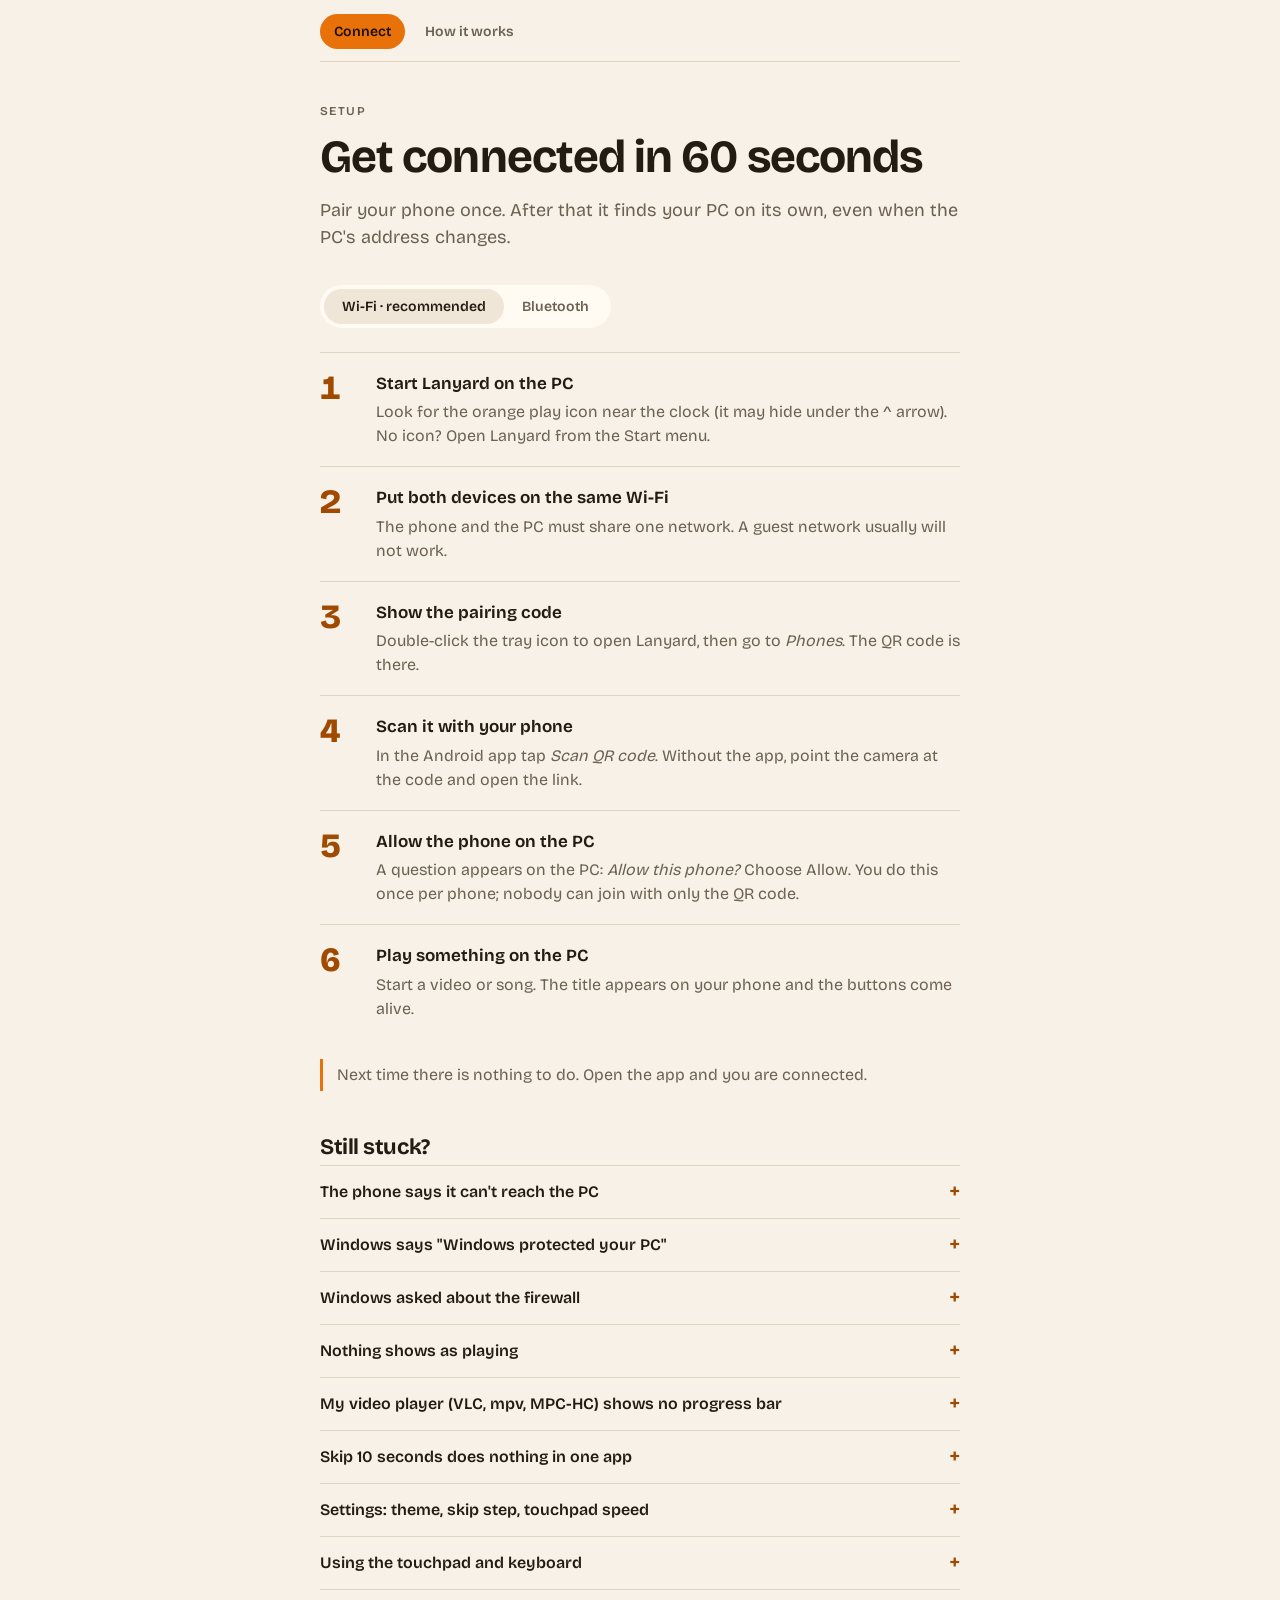
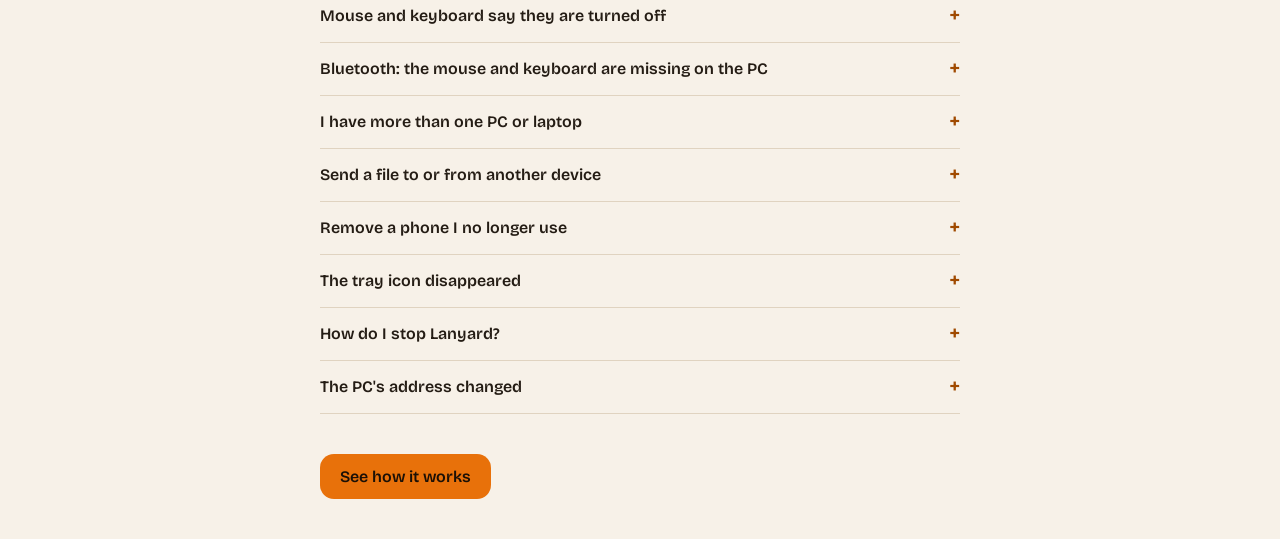
<file: shared/guide.html>
<!doctype html>
<html lang="en">
<head>
<meta charset="utf-8">
<meta name="viewport" content="width=device-width,initial-scale=1,viewport-fit=cover">
<meta name="theme-color" content="#15110e">
<title>Guide · Lanyard</title>
<link rel="icon" type="image/svg+xml" href="/favicon.svg">
<link rel="icon" type="image/png" sizes="192x192" href="/favicon.png">
<link rel="apple-touch-icon" href="/favicon.png">
<link rel="stylesheet" href="base.css">
<script src="settings.js"></script>
<style>
  body { padding:0 20px max(40px,env(safe-area-inset-bottom)); }
  .wrap { max-width:640px; margin:0 auto; }
  nav.top { position:sticky; top:0; z-index:5; background:var(--bg); padding:max(14px,env(safe-area-inset-top)) 0 12px; display:flex; align-items:center; gap:6px; border-bottom:1px solid var(--line); }
  nav.top a.back { margin-right:auto; padding:9px 0; color:var(--ink-dim); text-decoration:none; font-weight:600; font-size:15px; }
  nav.top button { font:600 14px var(--font); border:0; background:transparent; color:var(--ink-dim); padding:9px 14px; border-radius:99px; cursor:pointer; transition:background .15s var(--ease),color .15s var(--ease); }
  nav.top button[aria-selected=true] { background:var(--accent); color:var(--on-accent); }
  section { display:none; padding-top:36px; }
  section.on { display:block; animation:in .35s var(--ease); }
  @keyframes in { from { opacity:0; transform:translateY(8px); } }
  h1 { font-size:clamp(34px,9vw,46px); margin:10px 0 14px; }
  h2 { font-size:22px; margin:44px 0 6px; }
  .lead { font-size:18px; color:var(--ink-dim); margin:0 0 8px; }
  .seg { display:inline-flex; background:var(--surface); border-radius:99px; padding:4px; margin:26px 0 6px; }
  .seg button { font:600 14px var(--font); border:0; background:transparent; color:var(--ink-dim); padding:9px 18px; border-radius:99px; cursor:pointer; }
  .seg button[aria-pressed=true] { background:var(--surface-2); color:var(--ink); }
  ol.steps { list-style:none; padding:0; margin:18px 0 0; counter-reset:s; }
  ol.steps li { counter-increment:s; display:grid; grid-template-columns:44px 1fr; gap:4px 12px; padding:18px 0; border-top:1px solid var(--line); }
  ol.steps li::before { content:counter(s); grid-row:span 2; font-size:34px; font-weight:800; line-height:1; color:var(--accent-text); font-variant-numeric:tabular-nums; }
  ol.steps b { font-size:17px; font-weight:650; }
  ol.steps span { color:var(--ink-dim); }
  .path { display:none; } .path.on { display:block; }
  .note { border-left:3px solid var(--accent); padding:4px 0 4px 14px; margin:20px 0; color:var(--ink-dim); }
  details { border-top:1px solid var(--line); padding:14px 0; }
  details:last-of-type { border-bottom:1px solid var(--line); }
  summary { cursor:pointer; font-weight:600; font-size:16px; list-style:none; display:flex; justify-content:space-between; gap:12px; }
  summary::after { content:"+"; color:var(--accent-text); font-size:22px; line-height:1; transition:transform .2s var(--ease); }
  details[open] summary::after { transform:rotate(45deg); }
  details p { color:var(--ink-dim); margin:10px 0 2px; }
  figure { margin:26px 0 8px; }
  .flow { list-style:none; margin:0; padding:0; display:grid; gap:0; }
  .flow li { background:var(--surface); border-radius:16px; padding:14px 18px; display:flex; justify-content:space-between; align-items:baseline; gap:12px; }
  .flow li b { font-size:17px; } .flow li span { color:var(--ink-dim); font-size:14px; text-align:right; }
  .flow li.hot { background:var(--accent); color:var(--on-accent); } .flow li.hot span { color:var(--on-accent); opacity:.8; }
  .flow li.link { background:none; padding:6px 0 6px 20px; color:var(--ink-dim); font-size:13px; border-left:2px dotted var(--line); margin-left:18px; border-radius:0; display:block; }
  .flow li.link::before { content:"↓  "; color:var(--accent-text); font-weight:700; }
  figcaption { color:var(--ink-dim); font-size:14px; margin-top:8px; }
  .layers { list-style:none; padding:0; margin:14px 0 0; }
  .layers li { padding:16px 0; border-top:1px solid var(--line); }
  .layers b { display:block; font-size:17px; font-weight:650; margin-bottom:2px; }
  .layers span { color:var(--ink-dim); }
  table { width:100%; border-collapse:collapse; font-size:14px; margin-top:14px; }
  th,td { text-align:left; padding:10px 8px 10px 0; border-top:1px solid var(--line); vertical-align:top; }
  th { color:var(--ink-dim); font-weight:600; font-size:12px; letter-spacing:.08em; text-transform:uppercase; border-top:0; }
  .yes { color:var(--good); font-weight:600; } .maybe { color:var(--accent-text); font-weight:600; }
  .cta { margin:40px 0 0; }
</style>
</head>
<body>
<div class="wrap">
<nav class="top" role="tablist">
  <a class="back" id="back" href="/" hidden>← Back</a>
  <button role="tab" data-t="connect" aria-selected="true">Connect</button>
  <button role="tab" data-t="how" aria-selected="false">How it works</button>
</nav>

<!-- PAGE 1 -->
<section id="connect" class="on">
  <span class="kicker">Setup</span>
  <h1>Get connected in 60&nbsp;seconds</h1>
  <p class="lead">Pair your phone once. After that it finds your PC on its own, even when the PC's address changes.</p>

  <div class="seg" role="group" aria-label="Connection type">
    <button data-p="wifi" aria-pressed="true">Wi-Fi · recommended</button>
    <button data-p="bt" aria-pressed="false">Bluetooth</button>
  </div>

  <div class="path on" id="wifi">
    <ol class="steps">
      <li><b>Start Lanyard on the PC</b><span>Look for the orange play icon near the clock (it may hide under the ^ arrow). No icon? Open Lanyard from the Start menu.</span></li>
      <li><b>Put both devices on the same Wi-Fi</b><span>The phone and the PC must share one network. A guest network usually will not work.</span></li>
      <li><b>Show the pairing code</b><span>Double-click the tray icon to open Lanyard, then go to <em>Phones</em>. The QR code is there.</span></li>
      <li><b>Scan it with your phone</b><span>In the Android app tap <em>Scan QR code</em>. Without the app, point the camera at the code and open the link.</span></li>
      <li><b>Allow the phone on the PC</b><span>A question appears on the PC: <em>Allow this phone?</em> Choose Allow. You do this once per phone; nobody can join with only the QR code.</span></li>
      <li><b>Play something on the PC</b><span>Start a video or song. The title appears on your phone and the buttons come alive.</span></li>
    </ol>
    <p class="note">Next time there is nothing to do. Open the app and you are connected.</p>
  </div>

  <div class="path" id="bt">
    <p class="dim" style="margin:18px 0 0">Bluetooth needs no software on the PC and works without Wi-Fi. The phone acts as a small Bluetooth keyboard, so you get play, pause, skip and volume, but no track title or progress bar.</p>
    <ol class="steps">
      <li><b>Open the Bluetooth tab in the app</b><span>Allow the Bluetooth permission when asked.</span></li>
      <li><b>Make the phone visible</b><span>Tap <em>Make phone visible</em>. It stays visible for two minutes.</span></li>
      <li><b>Pair from Windows</b><span>Settings → Bluetooth &amp; devices → Add device → Bluetooth. Pick your phone and confirm the code.</span></li>
      <li><b>Connect from the app</b><span>Under <em>Paired computers</em>, tap your PC. The status line says Connected.</span></li>
      <li><b>Use the pad</b><span>Media buttons work anywhere. The Back and Fwd buttons send arrow keys, so the video player must be the active window.</span></li>
    </ol>
  </div>

  <h2>Still stuck?</h2>
  <details><summary>The phone says it can't reach the PC</summary><p>The remote shows a message with <em>Try again</em>, <em>Use Bluetooth</em> and <em>Switch PC</em>. Check that both are on the same Wi-Fi, not a guest network or a VPN. On the PC, make sure Windows calls the network <em>Private</em> (Settings → Network → your Wi-Fi → Private). Then tap the message on the phone to retry.</p></details>
  <details><summary>Windows says "Windows protected your PC"</summary><p>This is Windows SmartScreen. It shows for any new program that is not yet signed by a known publisher; it does not mean something is wrong. Click <em>More info</em>, then <em>Run anyway</em>. If you do not see that button, right-click the downloaded file, choose <em>Properties</em>, tick <em>Unblock</em> and press OK. You only need to do this once per download. Builds signed with a code-signing certificate do not show this screen.</p></details>
  <details><summary>Windows asked about the firewall</summary><p>Allow access on <em>Private networks</em>. If you clicked Cancel, run the installer again or allow "Lanyard" under Windows Security → Firewall → Allow an app.</p></details>
  <details><summary>Nothing shows as playing</summary><p>Lanyard sees anything that reports to Windows' media panel: browsers (YouTube, Netflix), Spotify, Media Player and most music apps. Start playback on the PC once, and check the player picker in the top corner if several apps are open.</p></details>
  <details><summary>My video player (VLC, mpv, MPC-HC) shows no progress bar</summary><p>These players do not tell Windows what they are playing, so by default Lanyard only sees that they make sound. Fix it once: right-click the tray icon and choose <em>Set up video players</em>. That switches on each player's own remote-control interface (VLC's web interface, mpv's IPC, MPC-HC's web interface). Close the player completely, open it again, and play a video. The title, progress bar and exact seek then work, even while paused.</p><p>If the tray item reports a problem for MPC-HC, enable it by hand: <em>View → Options → Player → Web Interface → Listen on port</em>. Players not listed there still get play state, pause, skip and the arrow-key seek fallback.</p></details>
  <details><summary>Skip 10 seconds does nothing in one app</summary><p>A few apps accept the command and ignore it. Lanyard notices, and next time it sends arrow keys to that player instead, as long as it is the window in front. See <a href="#how">How it works</a>.</p></details>
  <details><summary>Settings: theme, skip step, touchpad speed</summary><p>Open the <b>⋮</b> menu in the remote and choose <em>Settings</em> (on the Bluetooth tab it is under its <b>⋮</b> button). You can follow your phone's light or dark mode or pick one, set the skip step to 5, 10, 15 or 30 seconds, change the volume step, make the pointer faster or slower, flip the scroll direction, turn tap-to-click and vibration off, and keep the screen on while the app is open.</p></details>
  <details><summary>Using the touchpad and keyboard</summary><p>Open the <em>Touchpad</em> tab (Wi-Fi) or the <em>Touchpad</em> switch on the Bluetooth tab. <b>Drag</b> one finger to move the cursor, <b>tap</b> to click, tap with <b>two fingers</b> to right-click, drag with two fingers to scroll. Tap once and then touch-and-drag to drag an item. Press <em>Keyboard</em> to open your phone's keyboard any time; everything you type goes to the PC, and <em>More</em> adds arrows, Win, Alt+Tab, Copy, Paste and sticky Ctrl/Alt/Shift.</p><p>Over Wi-Fi you can type any language, including Sinhala and emoji. Over Bluetooth the phone behaves like a US keyboard, so only US-layout characters work. Windows does not allow any remote input into windows running as administrator or into the UAC prompt.</p></details>
  <details><summary>Mouse and keyboard say they are turned off</summary><p>Each phone has its own switch on the PC: open Lanyard, go to <em>Phones</em> and turn on <em>Mouse &amp; keyboard</em> next to that phone. Phones paired with the old shared key cannot use it; add the phone again with the QR code.</p></details>
  <details><summary>Bluetooth: the mouse and keyboard are missing on the PC</summary><p>Windows remembers what a paired Bluetooth device can do. After updating the app, open Windows <em>Settings, Bluetooth &amp; devices</em>, remove this phone, and pair it again (the app shows this reminder once). The Bluetooth tab lists only computers by default; <em>Show all devices</em> lists everything you have paired.</p></details>
  <details><summary>I have more than one PC or laptop</summary><p>Scan each PC's pairing code once. The Android app keeps them all: tap the PC name at the top to switch, add another, or forget one. When a PC's address changes, the app finds it again by its identity, so you never scan it twice. You only need to pair again if you remove that phone on the PC, use <em>Unpair all</em>, or delete Lanyard's settings.</p></details>
  <details><summary>Send a file to or from another device</summary><p>Nothing to set up. On the computer, click <em>Send files</em> in the Lanyard window; it opens a page with a square code. On the phone, open the <b>Files</b> tab, tap <em>Scan the code on the computer</em> and point the camera at it. Then pick files on either side. They go straight between the two devices over your Wi-Fi, encrypted, with no size limit, and never leave your home network. Files received on the <em>computer</em> have no size limit; a phone has to hold an incoming file in memory over plain Wi-Fi, so keep files sent <em>to a phone</em> to a few hundred MB (sending from a phone has no limit). Only if you want to send files between different networks (over the internet) do you need your own server: enter its address under <em>Settings → Send files</em>.</p></details>
  <details><summary>Remove a phone I no longer use</summary><p>On the PC, open Lanyard, go to <em>Phones</em> and press <em>Remove</em> next to it; only that phone loses access. To remove every phone at once use <em>Settings → Unpair all</em>. A phone can also just forget the PC from its own menu.</p></details>
  <details><summary>The tray icon disappeared</summary><p>A small watcher process restarts Lanyard within a few seconds if it ever stops unexpectedly, and the dashboard then shows a note on Home. If the icon stays gone, open Lanyard again from the Start menu. <em>Activity</em> in the dashboard (or <code>%LOCALAPPDATA%\PhoneRemote\agent.log</code>) records why it stopped, including the exit code; that is the most useful thing to send when reporting a problem. Choosing <em>Quit</em> in the tray menu stops both the app and the watcher on purpose.</p></details>
  <details><summary>How do I stop Lanyard?</summary><p>It runs in the background until you quit it: right-click the tray icon (near the clock, maybe under the ^ arrow) and choose <em>Quit Lanyard</em>. Closing a browser tab or a terminal does not stop it. If it ever misbehaves, <em>Open log folder</em> in the same menu shows what it was doing.</p></details>
  <details><summary>The PC's address changed</summary><p>The Android app finds the PC by name on the network, so this fixes itself. In a browser, scan the pairing QR again.</p></details>

  <p class="cta"><a class="btn primary" href="#how">See how it works</a></p>
</section>

<!-- PAGE 2 -->
<section id="how">
  <span class="kicker">Under the hood</span>
  <h1>What happens when you tap&nbsp;play</h1>
  <p class="lead">Your phone sends a tiny message over your home network. The PC passes it to whatever is playing.</p>

  <figure>
    <ol class="flow" aria-label="Phone to Lanyard agent to Windows media session to your player">
      <li><b>Your phone</b><span>You tap ▶</span></li>
      <li class="link">over your Wi-Fi</li>
      <li class="hot"><b>Lanyard</b><span>the small agent on the PC</span></li>
      <li class="link">asks the media session</li>
      <li><b>Windows media</b><span>the "now playing" panel</span></li>
      <li class="link">sends the command</li>
      <li><b>Your player</b><span>YouTube, Spotify, VLC…</span></li>
    </ol>
    <figcaption>The agent is the only piece in the middle. Nothing goes through the internet.</figcaption>
  </figure>

  <h2>Three ways to reach a player</h2>
  <p class="dim" style="margin:0">Lanyard tries them in order and uses the first one that works.</p>
  <ol class="layers">
    <li><b>1 · Windows media session</b><span>The same "now playing" panel that drives your keyboard's media keys. Apps that appear there can be paused, skipped and seeked precisely, and they report the title and position shown on your phone.</span></li>
    <li><b>2 · Check, then retry</b><span>Some apps say "done" to a seek and do nothing. About a third of a second later we look at the position. If it did not move, we remember that app and use the next method for it.</span></li>
    <li><b>3 · Keyboard fallback</b><span>For known players in front of you (browsers, VLC, mpv and similar) we press the Left or Right arrow the right number of times. It only fires when one of those players is the active window, so it never types into your chat app.</span></li>
  </ol>
  <p class="dim">Volume and mute use the same system keys as your keyboard, so they change the PC's master volume.</p>

  <h2>What to expect from common players</h2>
  <table>
    <tr><th>Player</th><th>Play/skip</th><th>Seek ±10s</th></tr>
    <tr><td>Browsers: YouTube, Netflix…</td><td class="yes">Yes</td><td class="yes">Yes, when the site supports it</td></tr>
    <tr><td>Media Player, Movies &amp; TV</td><td class="yes">Yes</td><td class="yes">Yes</td></tr>
    <tr><td>Spotify</td><td class="yes">Yes</td><td class="maybe">May need the window in front</td></tr>
    <tr><td>VLC, mpv, MPC-HC</td><td class="yes">Yes</td><td class="yes">Exact, after <em>Set up video players</em></td></tr>
    <tr><td>PotPlayer and other players</td><td class="yes">Shown as playing when they make sound</td><td class="maybe">Arrow keys, window in front</td></tr>
  </table>
  <p class="dim" style="font-size:14px">This table reflects how each player is documented to behave. Results vary by version.</p>

  <h2>Bluetooth mode, in one line</h2>
  <p class="dim" style="margin:0">Your phone pretends to be a keyboard with media keys. Windows needs nothing installed, but the PC cannot send anything back, so there is no title or progress bar.</p>

  <h2>Privacy and safety</h2>
  <ol class="layers">
    <li><b>Stays at home</b><span>Commands travel only across your local network. The PC refuses connections from outside your home network.</span></li>
    <li><b>A key per phone</b><span>Scanning the QR code only lets a phone ask to join, and you must allow it on the PC. Each approved phone then gets its own key, which you can remove at any time. Repeated wrong guesses are locked out.</span></li>
    <li><b>You stay in control</b><span>Quit from the tray icon at any time, or forget a phone from its menu.</span></li>
    <li><b>Files go device to device</b><span>Send files runs inside Lanyard on your computer and only works on your own network. Your files go straight between your devices and are never stored anywhere. A server is only involved if you choose to set up your own for sending over the internet.</span></li>
  </ol>

  <p class="cta"><a class="btn primary" href="#connect">Back to setup</a></p>
</section>
</div>

<script>
(() => {
  const tabs = [...document.querySelectorAll('nav.top [data-t]')];
  const show = () => {
    const id = location.hash.slice(1) === 'how' ? 'how' : 'connect';
    document.querySelectorAll('section').forEach(s => s.classList.toggle('on', s.id === id));
    tabs.forEach(t => t.setAttribute('aria-selected', t.dataset.t === id));
    scrollTo(0, 0);
  };
  tabs.forEach(t => t.onclick = () => { location.hash = t.dataset.t; });
  addEventListener('hashchange', show);
  document.querySelectorAll('.seg [data-p]').forEach(b => b.onclick = () => {
    document.querySelectorAll('.seg [data-p]').forEach(x => x.setAttribute('aria-pressed', x === b));
    document.querySelectorAll('.path').forEach(p => p.classList.toggle('on', p.id === b.dataset.p));
  });
  // Show a back link only when we were opened from another page of the agent (the phone remote or the PC pairing page).
  if (window.AndroidBridge && window.AndroidBridge.closeOverlay) { var ab = document.getElementById('back'); ab.hidden = false; ab.href = '#'; ab.onclick = function (e) { e.preventDefault(); window.AndroidBridge.closeOverlay(); }; }
  else if (document.referrer && new URL(document.referrer).origin === location.origin) { const b = document.getElementById('back'); b.hidden = false; b.href = document.referrer.split('#')[0]; }
  show();
})();
</script>
</body>
</html>
</file>
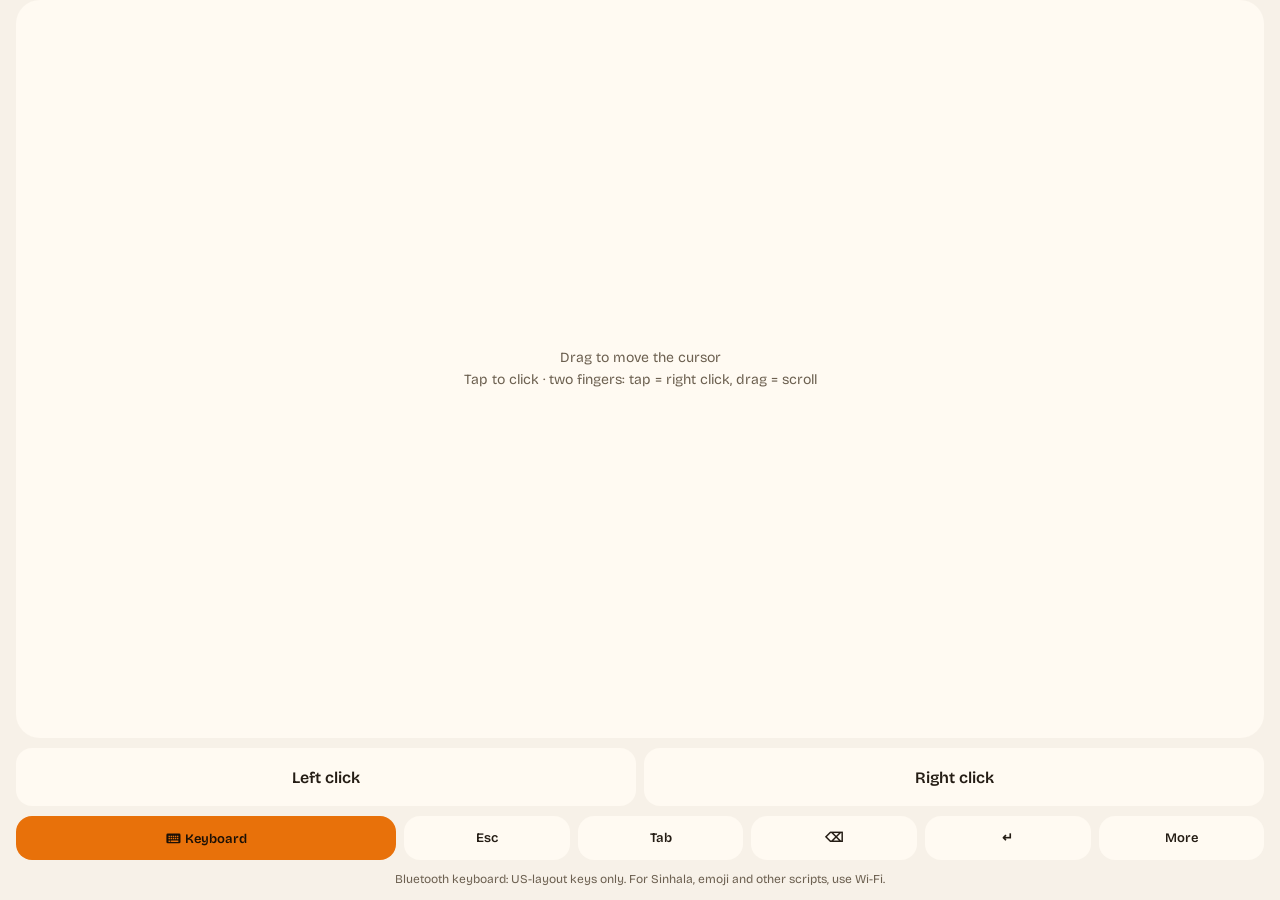
<file: shared/pad.html>
<!doctype html>
<html lang="en">
<head>
<meta charset="utf-8">
<meta name="viewport" content="width=device-width,initial-scale=1,viewport-fit=cover,user-scalable=no">
<title>Touchpad</title>
<link rel="icon" type="image/svg+xml" href="/favicon.svg">
<link rel="icon" type="image/png" sizes="192x192" href="/favicon.png">
<link rel="apple-touch-icon" href="/favicon.png">
<link rel="stylesheet" href="base.css">
<link rel="stylesheet" href="pad.css">
<script src="settings.js"></script>
<style>
  html, body { height:100%; margin:0; }
  body { padding:0 16px 12px; overflow:hidden; }
  #host { height:100%; }
</style>
</head>
<body>
<div id="host"></div>
<script src="pad.js"></script>
<script>
  // Bluetooth transport: every call goes to the Android app, which sends real HID reports.
  var hid = window.AndroidBridge;
  mountPad(document.getElementById('host'), {
    move: function (dx, dy) { hid.hidMove(dx, dy); },
    button: function (b, a) { hid.hidButton(b, a); },
    scroll: function (dx, dy) { hid.hidScroll(dx, dy); },
    text: function (s) { hid.hidText(s); },
    key: function (name, mods) { hid.hidKey(name, (mods || []).join(',')); }
  }, { note: 'Bluetooth keyboard: US-layout keys only. For Sinhala, emoji and other scripts, use Wi-Fi.' });
</script>
</body>
</html>
</file>
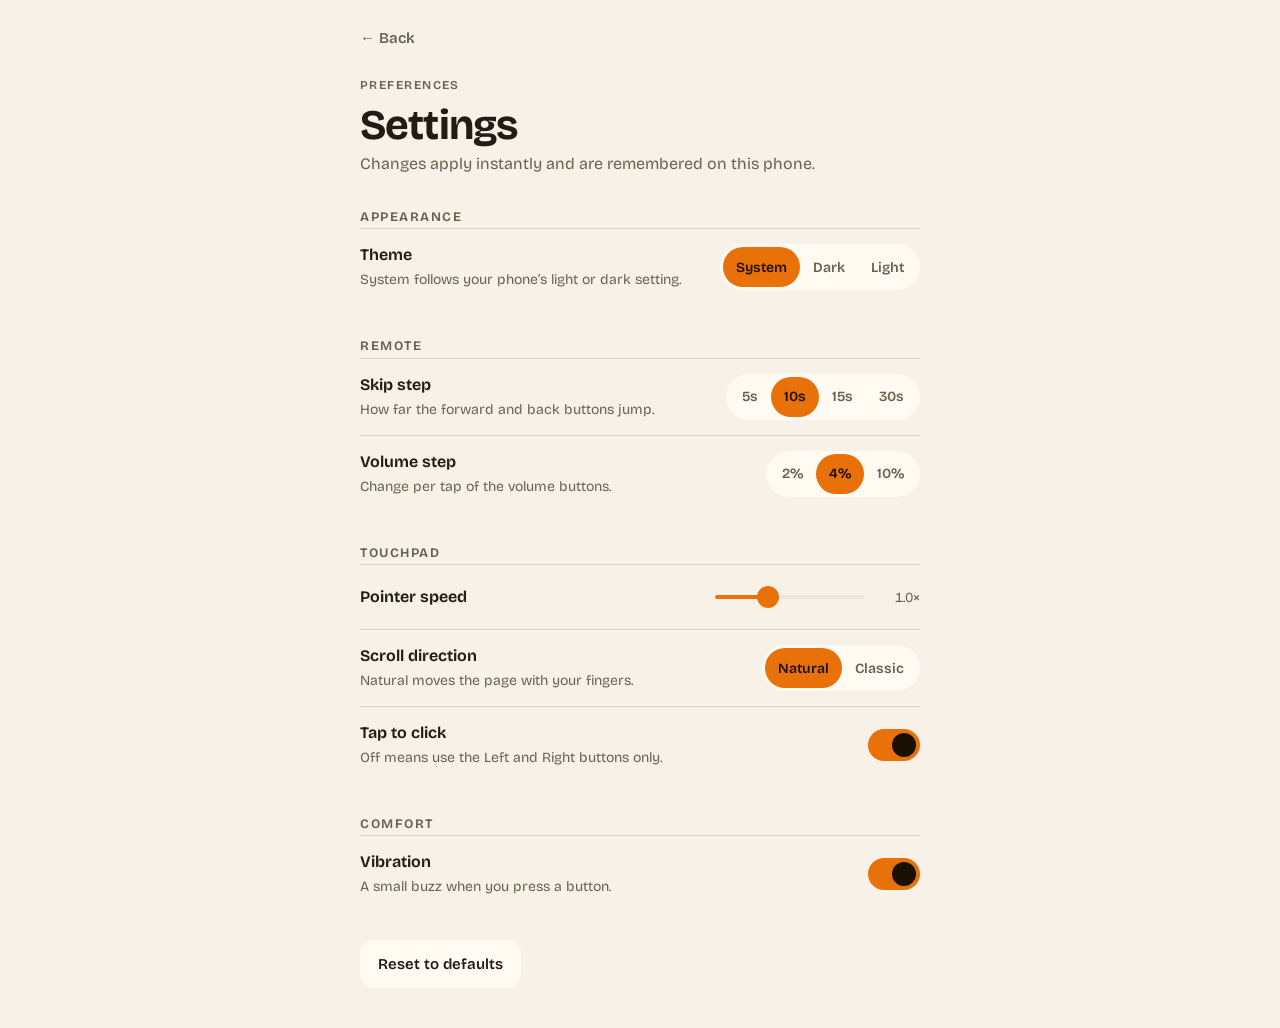
<file: shared/settings.html>
<!doctype html>
<html lang="en">
<head>
<meta charset="utf-8">
<meta name="viewport" content="width=device-width,initial-scale=1,viewport-fit=cover">
<title>Settings · Lanyard</title>
<link rel="icon" type="image/svg+xml" href="/favicon.svg">
<link rel="icon" type="image/png" sizes="192x192" href="/favicon.png">
<link rel="apple-touch-icon" href="/favicon.png">
<link rel="stylesheet" href="base.css">
<script src="settings.js"></script>
<style>
  body { padding:0 20px max(40px,env(safe-area-inset-bottom)); }
  .wrap { max-width:560px; margin:0 auto; }
  header { position:sticky; top:0; z-index:5; background:var(--bg); padding:max(14px,env(safe-area-inset-top)) 0 10px; display:flex; align-items:center; gap:10px; }
  header button { font:600 15px var(--font); border:0; background:transparent; color:var(--ink-dim); padding:10px 0; cursor:pointer; min-height:48px; }
  h1 { font-size:clamp(32px,9vw,42px); margin:6px 0 4px; }
  .lead { color:var(--ink-dim); margin:0 0 6px; }
  h2 { font-size:13px; font-weight:650; letter-spacing:.12em; text-transform:uppercase; color:var(--ink-dim); margin:34px 0 4px; }
  .row { display:flex; align-items:center; gap:14px; padding:14px 0; border-top:1px solid var(--line); min-height:64px; }
  .row:last-of-type { border-bottom:1px solid var(--line); }
  .row .grow { flex:1; min-width:0; } .row b { display:block; font-weight:650; font-size:16px; } .row span.hint { color:var(--ink-dim); font-size:14px; }
  .seg { display:inline-flex; background:var(--surface); border-radius:99px; padding:3px; flex:none; }
  .seg button { font:600 14px var(--font); border:0; background:transparent; color:var(--ink-dim); padding:9px 13px; min-height:40px; border-radius:99px; cursor:pointer; transition:background .15s var(--ease),color .15s var(--ease); }
  .seg button[aria-pressed=true] { background:var(--accent); color:var(--on-accent); }
  .switch { position:relative; width:52px; height:32px; flex:none; } .switch input { position:absolute; inset:0; opacity:0; margin:0; cursor:pointer; z-index:1; }
  .switch i { position:absolute; inset:0; border-radius:99px; background:var(--surface-2); transition:background .2s var(--ease); }
  .switch i::after { content:""; position:absolute; top:4px; left:4px; width:24px; height:24px; border-radius:50%; background:var(--ink-dim); transition:transform .2s var(--ease),background .2s; }
  .switch input:checked + i { background:var(--accent); } .switch input:checked + i::after { transform:translateX(20px); background:var(--on-accent); }
  .switch input:focus-visible + i { outline:2px solid var(--accent); outline-offset:2px; }
  input[type=url] { width:100%; margin-top:8px; font:500 16px var(--font); color:var(--ink); background:var(--surface); border:1px solid var(--line); border-radius:12px; padding:12px 14px; min-height:48px; }
  input[type=url]:focus-visible { outline:2px solid var(--accent); outline-offset:2px; }
  input[type=url][aria-invalid=true] { border-color:var(--bad); }
  input[type=range] { -webkit-appearance:none; appearance:none; width:150px; height:32px; background:transparent; }
  input[type=range]::-webkit-slider-runnable-track { height:4px; border-radius:4px; background:linear-gradient(to right,var(--accent) var(--p,50%),var(--surface-2) var(--p,50%)); }
  input[type=range]::-webkit-slider-thumb { -webkit-appearance:none; width:22px; height:22px; margin-top:-9px; border-radius:50%; background:var(--accent); border:0; }
  .val { min-width:2.8em; text-align:right; font-variant-numeric:tabular-nums; color:var(--ink-dim); font-size:14px; }
  .appOnly { display:none; } body.inapp .appOnly { display:flex; }
  .reset { margin-top:28px; font:600 15px var(--font); background:var(--surface); color:var(--ink); border:0; border-radius:14px; padding:13px 18px; min-height:48px; cursor:pointer; }
</style>
</head>
<body>
<div class="wrap">
  <header><button id="back" aria-label="Back">← Back</button></header>
  <span class="kicker">Preferences</span>
  <h1>Settings</h1>
  <p class="lead">Changes apply instantly and are remembered on this phone.</p>

  <h2>Appearance</h2>
  <div class="row"><div class="grow"><b>Theme</b><span class="hint">System follows your phone’s light or dark setting.</span></div>
    <div class="seg" data-key="theme" role="group" aria-label="Theme"><button data-v="system">System</button><button data-v="dark">Dark</button><button data-v="light">Light</button></div></div>

  <h2>Remote</h2>
  <div class="row"><div class="grow"><b>Skip step</b><span class="hint">How far the forward and back buttons jump.</span></div>
    <div class="seg" data-key="skip" data-num role="group" aria-label="Skip step"><button data-v="5">5s</button><button data-v="10">10s</button><button data-v="15">15s</button><button data-v="30">30s</button></div></div>
  <div class="row"><div class="grow"><b>Volume step</b><span class="hint">Change per tap of the volume buttons.</span></div>
    <div class="seg" data-key="volStep" data-num role="group" aria-label="Volume step"><button data-v="1">2%</button><button data-v="2">4%</button><button data-v="5">10%</button></div></div>

  <h2>Touchpad</h2>
  <div class="row"><div class="grow"><b>Pointer speed</b></div><input type="range" id="speed" min="0.5" max="2" step="0.1" aria-label="Pointer speed"><span class="val" id="speedVal"></span></div>
  <div class="row"><div class="grow"><b>Scroll direction</b><span class="hint">Natural moves the page with your fingers.</span></div>
    <div class="seg" data-key="scroll" role="group" aria-label="Scroll direction"><button data-v="natural">Natural</button><button data-v="classic">Classic</button></div></div>
  <div class="row"><div class="grow"><b>Tap to click</b><span class="hint">Off means use the Left and Right buttons only.</span></div><label class="switch"><input type="checkbox" data-key="tapToClick" aria-label="Tap to click"><i></i></label></div>

  <h2>Comfort</h2>
  <div class="row"><div class="grow"><b>Vibration</b><span class="hint">A small buzz when you press a button.</span></div><label class="switch"><input type="checkbox" data-key="vibrate" aria-label="Vibration"><i></i></label></div>
  <div class="row appOnly"><div class="grow"><b>Keep screen on</b><span class="hint">Stops the phone sleeping while the app is open.</span></div><label class="switch"><input type="checkbox" data-key="keepAwake" aria-label="Keep screen on"><i></i></label></div>

  <h2 class="appOnly">Send files</h2>
  <div class="row appOnly"><div class="grow"><b>File server</b><span class="hint" id="filesHint">Optional. Normally empty: Send files works on your own Wi-Fi with nothing to set up. Only enter the address of your own server (e.g. files.example.com) to send files between different networks.</span>
    <input type="url" id="filesUrl" inputmode="url" autocomplete="off" autocapitalize="off" spellcheck="false" placeholder="https://files.example.com" aria-label="File server address" aria-describedby="filesHint"></div></div>

  <button class="reset" id="reset">Reset to defaults</button>
</div>
<script>
(function () {
  var S = window.PRSettings;
  if (S.inApp) document.body.classList.add('inapp');
  var $ = function (id) { return document.getElementById(id); };

  function paint() {
    var cur = S.get();
    document.querySelectorAll('.seg').forEach(function (g) {
      var k = g.dataset.key;
      g.querySelectorAll('button').forEach(function (b) { b.setAttribute('aria-pressed', String(cur[k]) === b.dataset.v); });
    });
    document.querySelectorAll('input[type=checkbox][data-key]').forEach(function (c) { c.checked = !!cur[c.dataset.key]; });
    $('filesUrl').value = cur.filesUrl || '';
    $('speed').value = cur.padSpeed; $('speed').style.setProperty('--p', ((cur.padSpeed - 0.5) / 1.5 * 100) + '%');
    $('speedVal').textContent = Number(cur.padSpeed).toFixed(1) + '×';
  }
  document.querySelectorAll('.seg').forEach(function (g) {
    g.addEventListener('click', function (e) {
      var b = e.target.closest('button'); if (!b) return;
      var patch = {}; patch[g.dataset.key] = g.hasAttribute('data-num') ? Number(b.dataset.v) : b.dataset.v;
      S.set(patch); S.haptic(10); paint();
    });
  });
  document.querySelectorAll('input[type=checkbox][data-key]').forEach(function (c) {
    c.addEventListener('change', function () { var p = {}; p[c.dataset.key] = c.checked; S.set(p); S.haptic(10); paint(); });
  });
  $('speed').addEventListener('input', function () { S.set({ padSpeed: Number($('speed').value) }); paint(); });
  // Same rules as FilesUrl.kt (Android) and clean_files_url (PC agent): https only, a strict host and port,
  // no credentials, and only inert characters in the path/query. Returns the normalised address or null.
  function cleanFilesUrl(raw) {
    var s = String(raw || '').trim();
    if (!s || /\s|\\/.test(s)) return null;
    if (s.indexOf('://') < 0) s = 'https://' + s;
    var m = /^https:\/\/([^\/?#]*)([\/?#][\s\S]*)?$/i.exec(s);
    if (!m) return null;
    var auth = m[1], tail = m[2] || '';
    if (!auth || auth.indexOf('@') >= 0) return null;
    var c = auth.indexOf(':'), host = c < 0 ? auth : auth.slice(0, c), port = c < 0 ? null : auth.slice(c + 1);
    if (port !== null && !(/^[0-9]{1,5}$/.test(port) && +port >= 1 && +port <= 65535)) return null;
    if (!host.split('.').every(function (l) { return /^[A-Za-z0-9]([A-Za-z0-9-]*[A-Za-z0-9])?$/.test(l); })) return null;
    if (!/^[A-Za-z0-9._~\/?#=+,:;@!*-]*$/.test(tail)) return null;
    return 'https://' + auth.toLowerCase() + tail;
  }
  window.cleanFilesUrl = cleanFilesUrl;
  // Only a valid address is saved; anything else is flagged and left as it was.
  $('filesUrl').addEventListener('change', function () {
    var v = $('filesUrl').value.trim();
    var c = v === '' ? '' : cleanFilesUrl(v);
    $('filesUrl').setAttribute('aria-invalid', String(c === null));
    if (c !== null) { S.set({ filesUrl: c }); $('filesUrl').value = c; }
  });
  $('reset').addEventListener('click', function () { S.set(S.defaults); paint(); });
  $('back').addEventListener('click', function () {
    if (window.AndroidBridge && window.AndroidBridge.closeOverlay) window.AndroidBridge.closeOverlay();
    else if (history.length > 1) history.back(); else location.href = '/';
  });
  paint();
})();
</script>
</body>
</html>
</file>
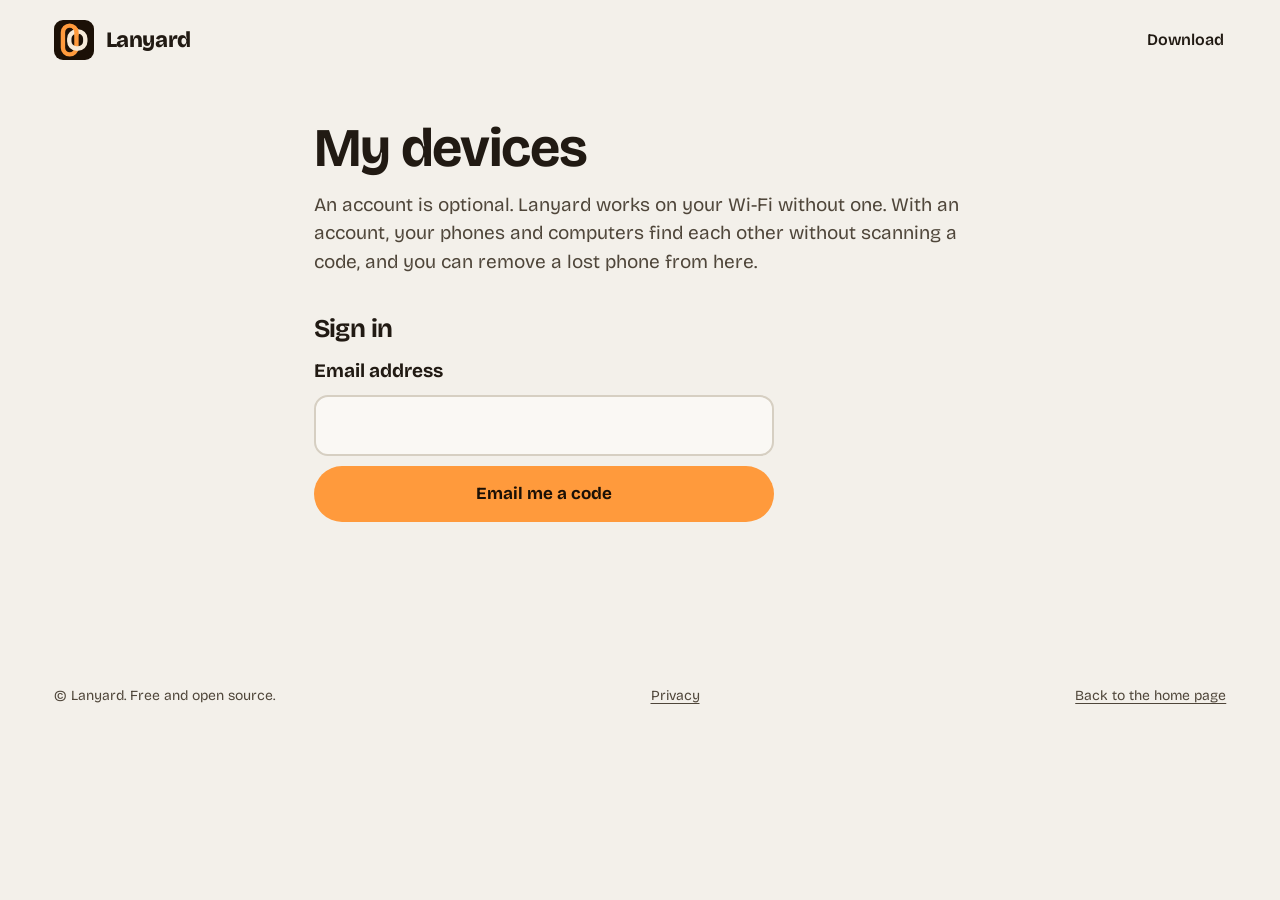
<file: site/devices.html>
<!doctype html>
<html lang="en">
<head>
<meta charset="utf-8">
<meta name="viewport" content="width=device-width,initial-scale=1">
<title>My devices — Lanyard</title>
<meta name="description" content="See the phones and computers on your optional Lanyard account, rename or remove them, and add a computer.">
<meta name="robots" content="noindex">
<link rel="canonical" href="https://lanyard.3logiq.com/devices.html">
<link rel="icon" type="image/svg+xml" href="assets/favicon.svg">
<link rel="stylesheet" href="site.css">
</head>
<body>
<header class="top" style="position:absolute"><a class="brand" href="./"><img src="assets/favicon.svg" width="40" height="40" alt="">Lanyard</a><nav aria-label="Main"><a class="keep" href="./#download">Download</a></nav></header>
<main class="doc" id="main">
  <h1>My devices</h1>
  <p class="dim">An account is optional. Lanyard works on your Wi-Fi without one. With an account, your phones and computers find each other without scanning a code, and you can remove a lost phone from here.</p>
  <noscript><p>This page needs JavaScript.</p></noscript>

  <section id="signin" aria-labelledby="signin-h" hidden>
    <h2 id="signin-h">Sign in</h2>
    <form id="emailForm" class="acct-form">
      <label for="email">Email address</label>
      <input id="email" type="email" autocomplete="email" required>
      <button class="btn primary" type="submit">Email me a code</button>
    </form>
    <form id="codeForm" class="acct-form" hidden>
      <p id="sentTo"></p>
      <label for="code">Code from the email</label>
      <input id="code" type="text" inputmode="numeric" autocomplete="one-time-code" required>
      <button class="btn primary" type="submit">Sign in</button>
      <button class="btn line" type="button" id="backBtn">Use a different email</button>
    </form>
  </section>

  <section id="devices" aria-labelledby="devices-h" hidden>
    <h2 id="devices-h">Signed in as <span id="who"></span></h2>
    <ul id="list" class="acct-list"></ul>
    <p id="empty" class="dim" hidden>No devices yet. Sign in on the phone app (Settings, Account), or add a computer below.</p>
    <h2>Add a computer</h2>
    <p class="dim">Get a code, then type it into Lanyard on the computer (Settings, Account). It works once and expires in 10 minutes.</p>
    <p><button class="btn primary" id="linkBtn" type="button">Get a code</button></p>
    <p id="linkOut" class="acct-code" hidden></p>
    <h2>Your account</h2>
    <p><button class="btn line" id="outBtn" type="button">Sign out</button> <button class="btn line" id="delBtn" type="button">Delete my account</button></p>
  </section>

  <p id="msg" class="acct-msg" role="status" aria-live="polite" hidden></p>
</main>
<footer><div class="foot-note"><span>© Lanyard. Free and open source.</span><a href="privacy.html">Privacy</a><a href="./">Back to the home page</a></div></footer>
<script src="devices.js"></script>
</body>
</html>
</file>
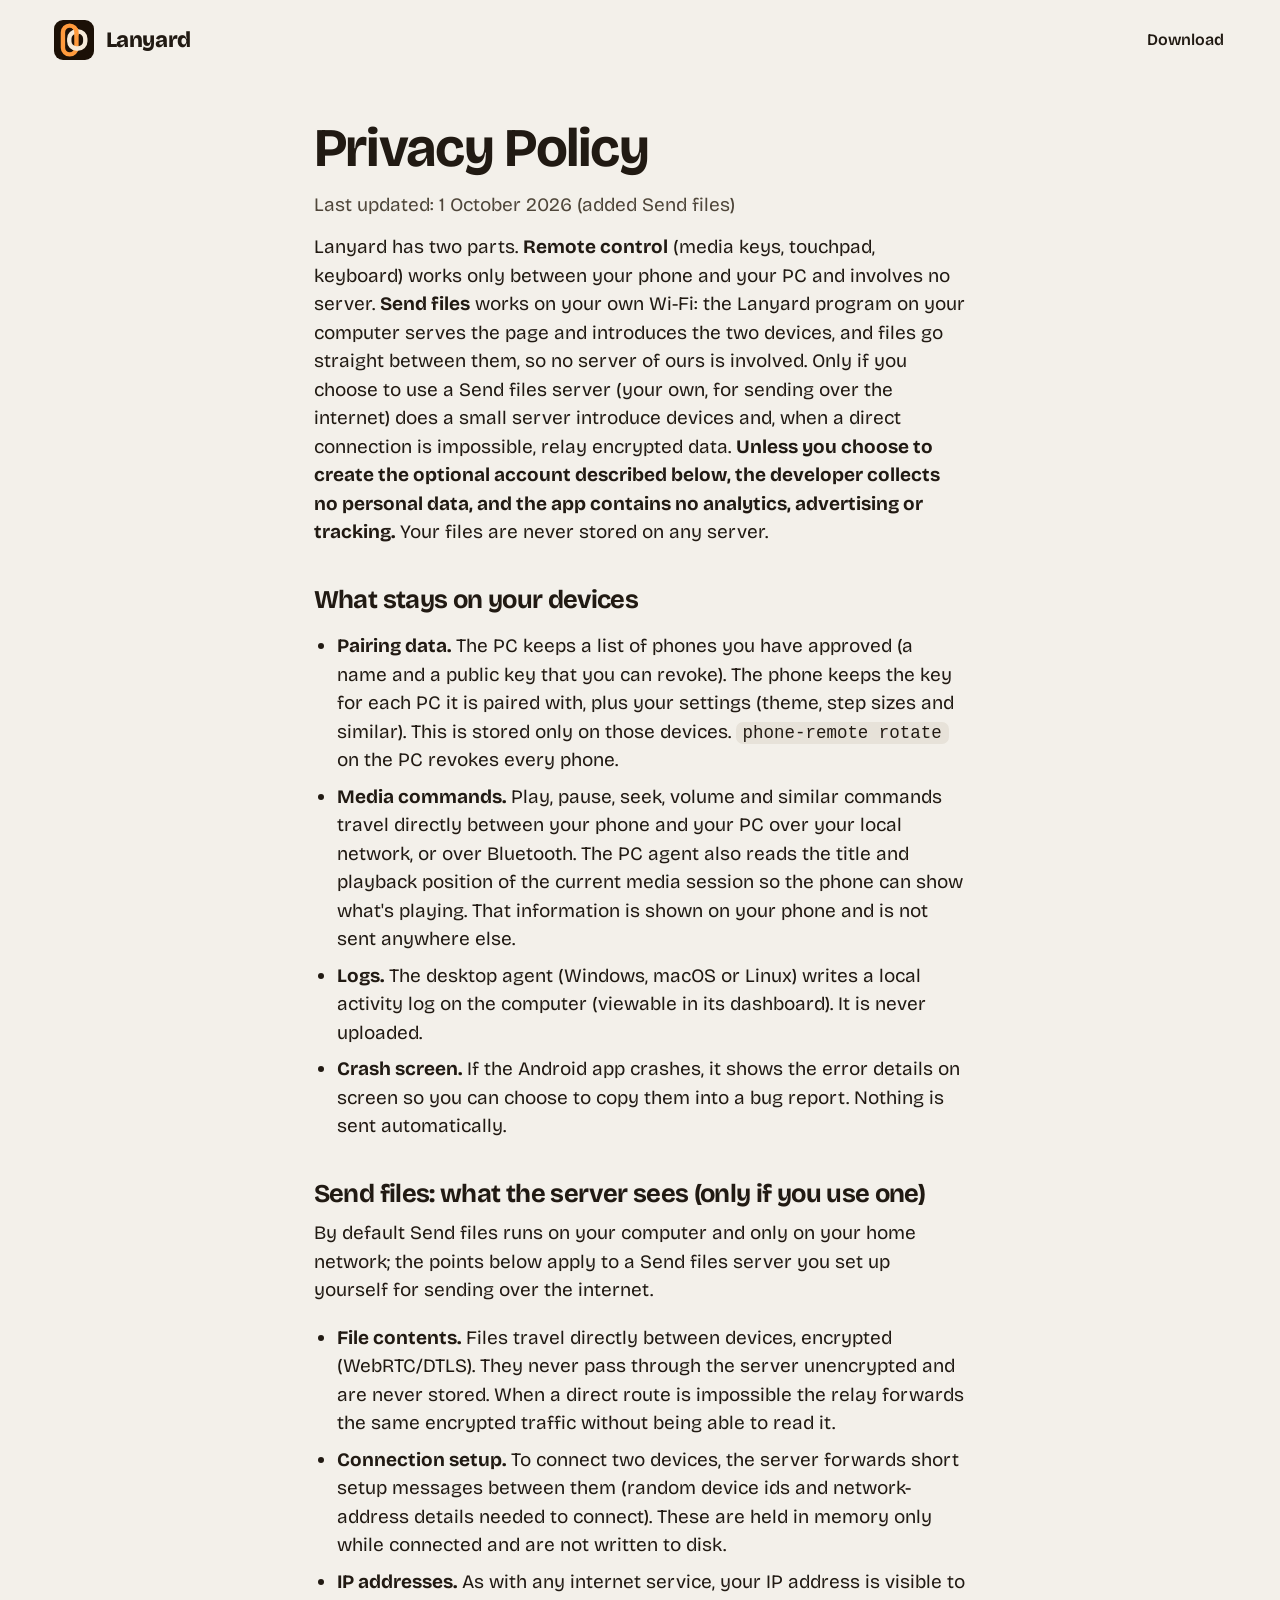
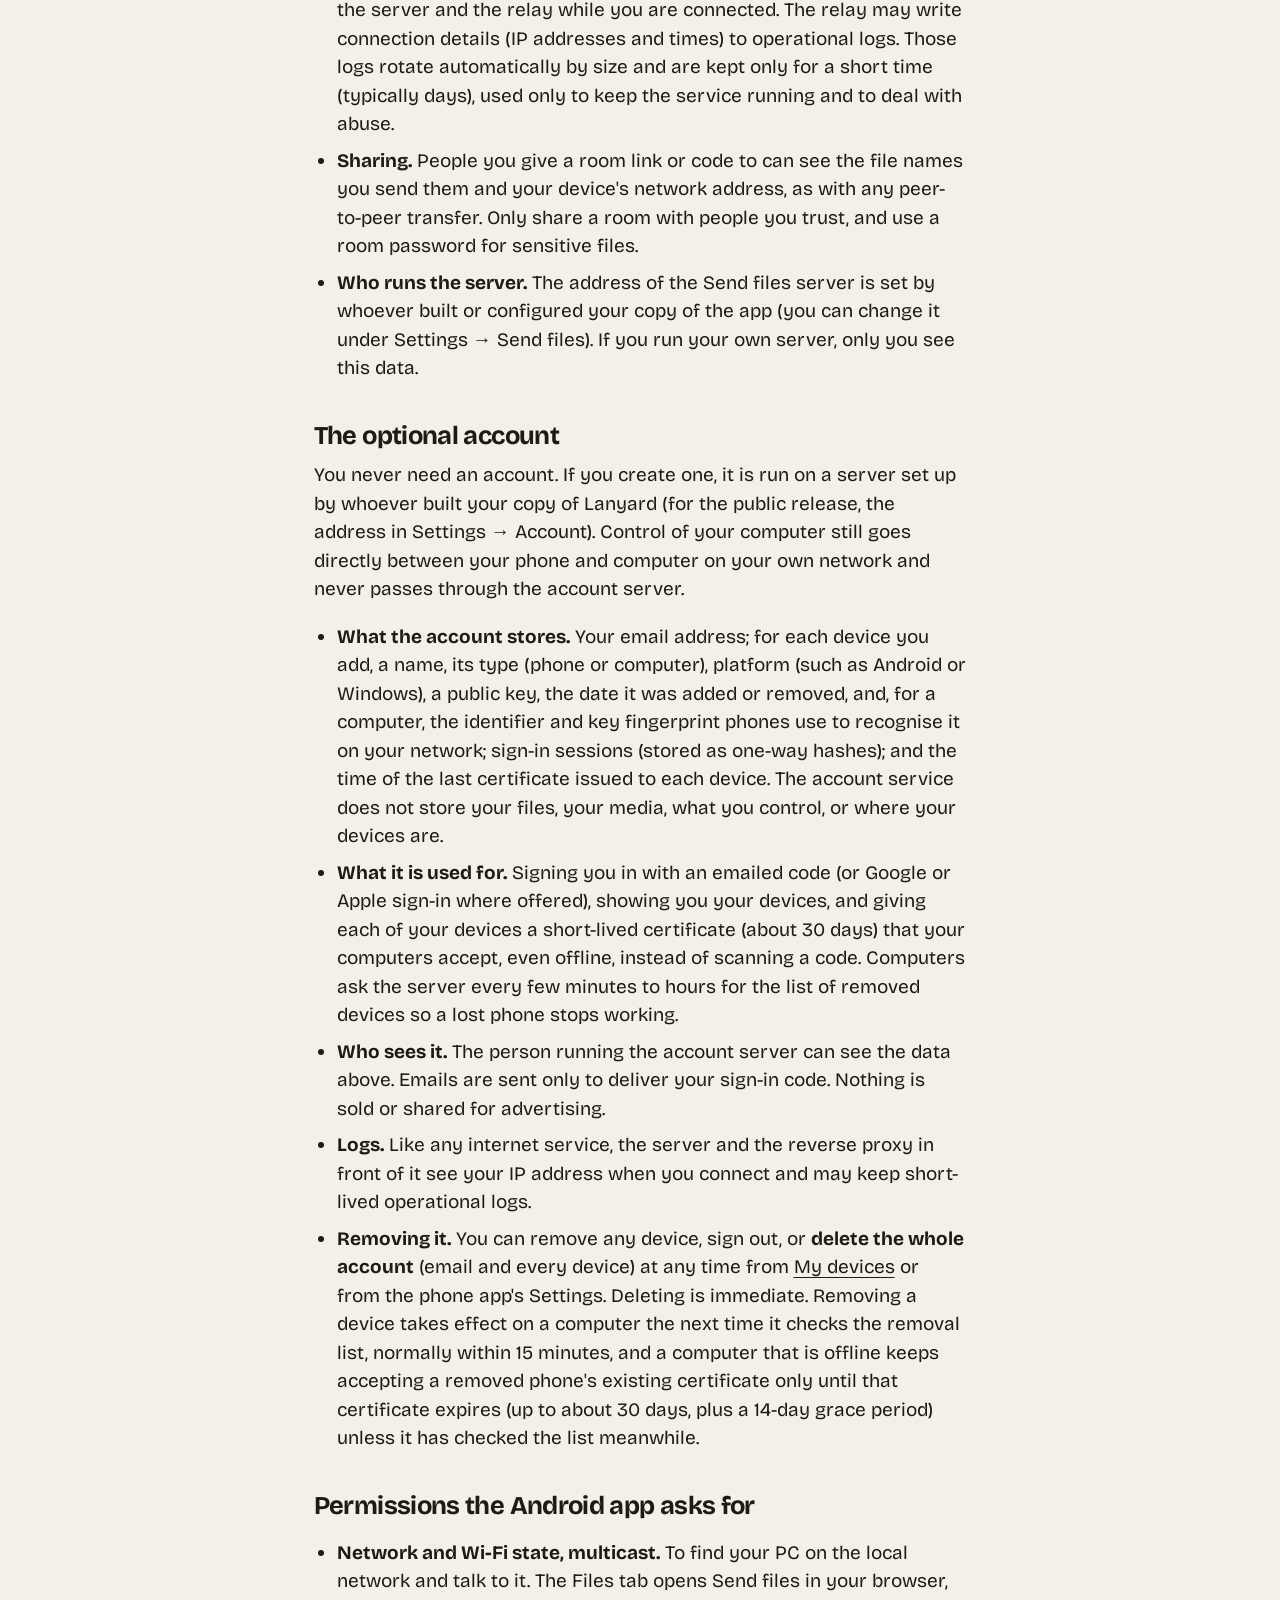
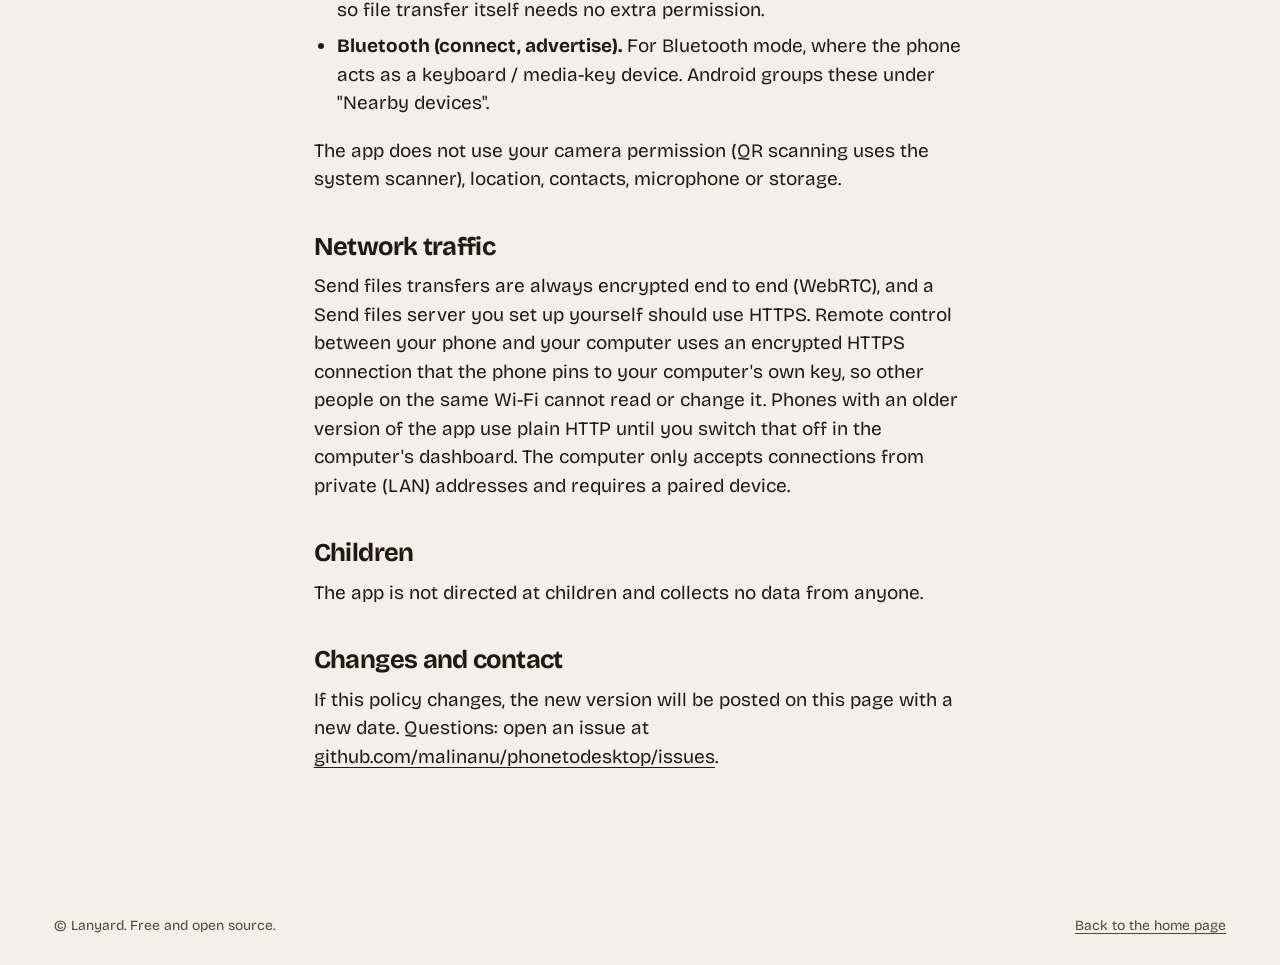
<file: site/privacy.html>
<!doctype html>
<html lang="en">
<head>
<meta charset="utf-8">
<meta name="viewport" content="width=device-width,initial-scale=1">
<title>Privacy Policy — Lanyard</title>
<meta name="description" content="Lanyard collects no personal data. Remote control stays on your network; Send files uses a small relay server that never stores files.">
<link rel="canonical" href="https://lanyard.3logiq.com/privacy.html">
<link rel="icon" type="image/svg+xml" href="assets/favicon.svg">
<link rel="stylesheet" href="site.css">
</head>
<body>
<header class="top" style="position:absolute"><a class="brand" href="./"><img src="assets/favicon.svg" width="40" height="40" alt="">Lanyard</a><nav aria-label="Main"><a class="keep" href="./#download">Download</a></nav></header>
<main class="doc" id="main">
  <h1>Privacy Policy</h1>
  <p class="dim">Last updated: 1 October 2026 (added Send files)</p>

  <p>Lanyard has two parts. <b>Remote control</b> (media keys, touchpad, keyboard) works only between your phone and your PC and involves no server. <b>Send files</b> works on your own Wi-Fi: the Lanyard program on your computer serves the page and introduces the two devices, and files go straight between them, so no server of ours is involved. Only if you choose to use a Send files server (your own, for sending over the internet) does a small server introduce devices and, when a direct connection is impossible, relay encrypted data. <b>Unless you choose to create the optional account described below, the developer collects no personal data, and the app contains no analytics, advertising or tracking.</b> Your files are never stored on any server.</p>

  <h2>What stays on your devices</h2>
  <ul>
    <li><b>Pairing data.</b> The PC keeps a list of phones you have approved (a name and a public key that you can revoke). The phone keeps the key for each PC it is paired with, plus your settings (theme, step sizes and similar). This is stored only on those devices. <code>phone-remote rotate</code> on the PC revokes every phone.</li>
    <li><b>Media commands.</b> Play, pause, seek, volume and similar commands travel directly between your phone and your PC over your local network, or over Bluetooth. The PC agent also reads the title and playback position of the current media session so the phone can show what's playing. That information is shown on your phone and is not sent anywhere else.</li>
    <li><b>Logs.</b> The desktop agent (Windows, macOS or Linux) writes a local activity log on the computer (viewable in its dashboard). It is never uploaded.</li>
    <li><b>Crash screen.</b> If the Android app crashes, it shows the error details on screen so you can choose to copy them into a bug report. Nothing is sent automatically.</li>
  </ul>

  <h2>Send files: what the server sees (only if you use one)</h2>
  <p>By default Send files runs on your computer and only on your home network; the points below apply to a Send files server you set up yourself for sending over the internet.</p>
  <ul>
    <li><b>File contents.</b> Files travel directly between devices, encrypted (WebRTC/DTLS). They never pass through the server unencrypted and are never stored. When a direct route is impossible the relay forwards the same encrypted traffic without being able to read it.</li>
    <li><b>Connection setup.</b> To connect two devices, the server forwards short setup messages between them (random device ids and network-address details needed to connect). These are held in memory only while connected and are not written to disk.</li>
    <li><b>IP addresses.</b> As with any internet service, your IP address is visible to the server and the relay while you are connected. The relay may write connection details (IP addresses and times) to operational logs. Those logs rotate automatically by size and are kept only for a short time (typically days), used only to keep the service running and to deal with abuse.</li>
    <li><b>Sharing.</b> People you give a room link or code to can see the file names you send them and your device's network address, as with any peer-to-peer transfer. Only share a room with people you trust, and use a room password for sensitive files.</li>
    <li><b>Who runs the server.</b> The address of the Send files server is set by whoever built or configured your copy of the app (you can change it under Settings → Send files). If you run your own server, only you see this data.</li>
  </ul>

  <h2>The optional account</h2>
  <p>You never need an account. If you create one, it is run on a server set up by whoever built your copy of Lanyard (for the public release, the address in Settings → Account). Control of your computer still goes directly between your phone and computer on your own network and never passes through the account server.</p>
  <ul>
    <li><b>What the account stores.</b> Your email address; for each device you add, a name, its type (phone or computer), platform (such as Android or Windows), a public key, the date it was added or removed, and, for a computer, the identifier and key fingerprint phones use to recognise it on your network; sign-in sessions (stored as one-way hashes); and the time of the last certificate issued to each device. The account service does not store your files, your media, what you control, or where your devices are.</li>
    <li><b>What it is used for.</b> Signing you in with an emailed code (or Google or Apple sign-in where offered), showing you your devices, and giving each of your devices a short-lived certificate (about 30 days) that your computers accept, even offline, instead of scanning a code. Computers ask the server every few minutes to hours for the list of removed devices so a lost phone stops working.</li>
    <li><b>Who sees it.</b> The person running the account server can see the data above. Emails are sent only to deliver your sign-in code. Nothing is sold or shared for advertising.</li>
    <li><b>Logs.</b> Like any internet service, the server and the reverse proxy in front of it see your IP address when you connect and may keep short-lived operational logs.</li>
    <li><b>Removing it.</b> You can remove any device, sign out, or <b>delete the whole account</b> (email and every device) at any time from <a href="devices.html">My devices</a> or from the phone app's Settings. Deleting is immediate. Removing a device takes effect on a computer the next time it checks the removal list, normally within 15 minutes, and a computer that is offline keeps accepting a removed phone's existing certificate only until that certificate expires (up to about 30 days, plus a 14-day grace period) unless it has checked the list meanwhile.</li>
  </ul>

  <h2>Permissions the Android app asks for</h2>
  <ul>
    <li><b>Network and Wi-Fi state, multicast.</b> To find your PC on the local network and talk to it. The Files tab opens Send files in your browser, so file transfer itself needs no extra permission.</li>
    <li><b>Bluetooth (connect, advertise).</b> For Bluetooth mode, where the phone acts as a keyboard / media-key device. Android groups these under "Nearby devices".</li>
  </ul>
  <p>The app does not use your camera permission (QR scanning uses the system scanner), location, contacts, microphone or storage.</p>

  <h2>Network traffic</h2>
  <p>Send files transfers are always encrypted end to end (WebRTC), and a Send files server you set up yourself should use HTTPS. Remote control between your phone and your computer uses an encrypted HTTPS connection that the phone pins to your computer's own key, so other people on the same Wi-Fi cannot read or change it. Phones with an older version of the app use plain HTTP until you switch that off in the computer's dashboard. The computer only accepts connections from private (LAN) addresses and requires a paired device.</p>

  <h2>Children</h2>
  <p>The app is not directed at children and collects no data from anyone.</p>

  <h2>Changes and contact</h2>
  <p>If this policy changes, the new version will be posted on this page with a new date. Questions: open an issue at <a href="https://github.com/malinanu/phonetodesktop/issues">github.com/malinanu/phonetodesktop/issues</a>.</p>
</main>
<footer><div class="foot-note"><span>© Lanyard. Free and open source.</span><a href="./">Back to the home page</a></div></footer>
</body>
</html>
</file>
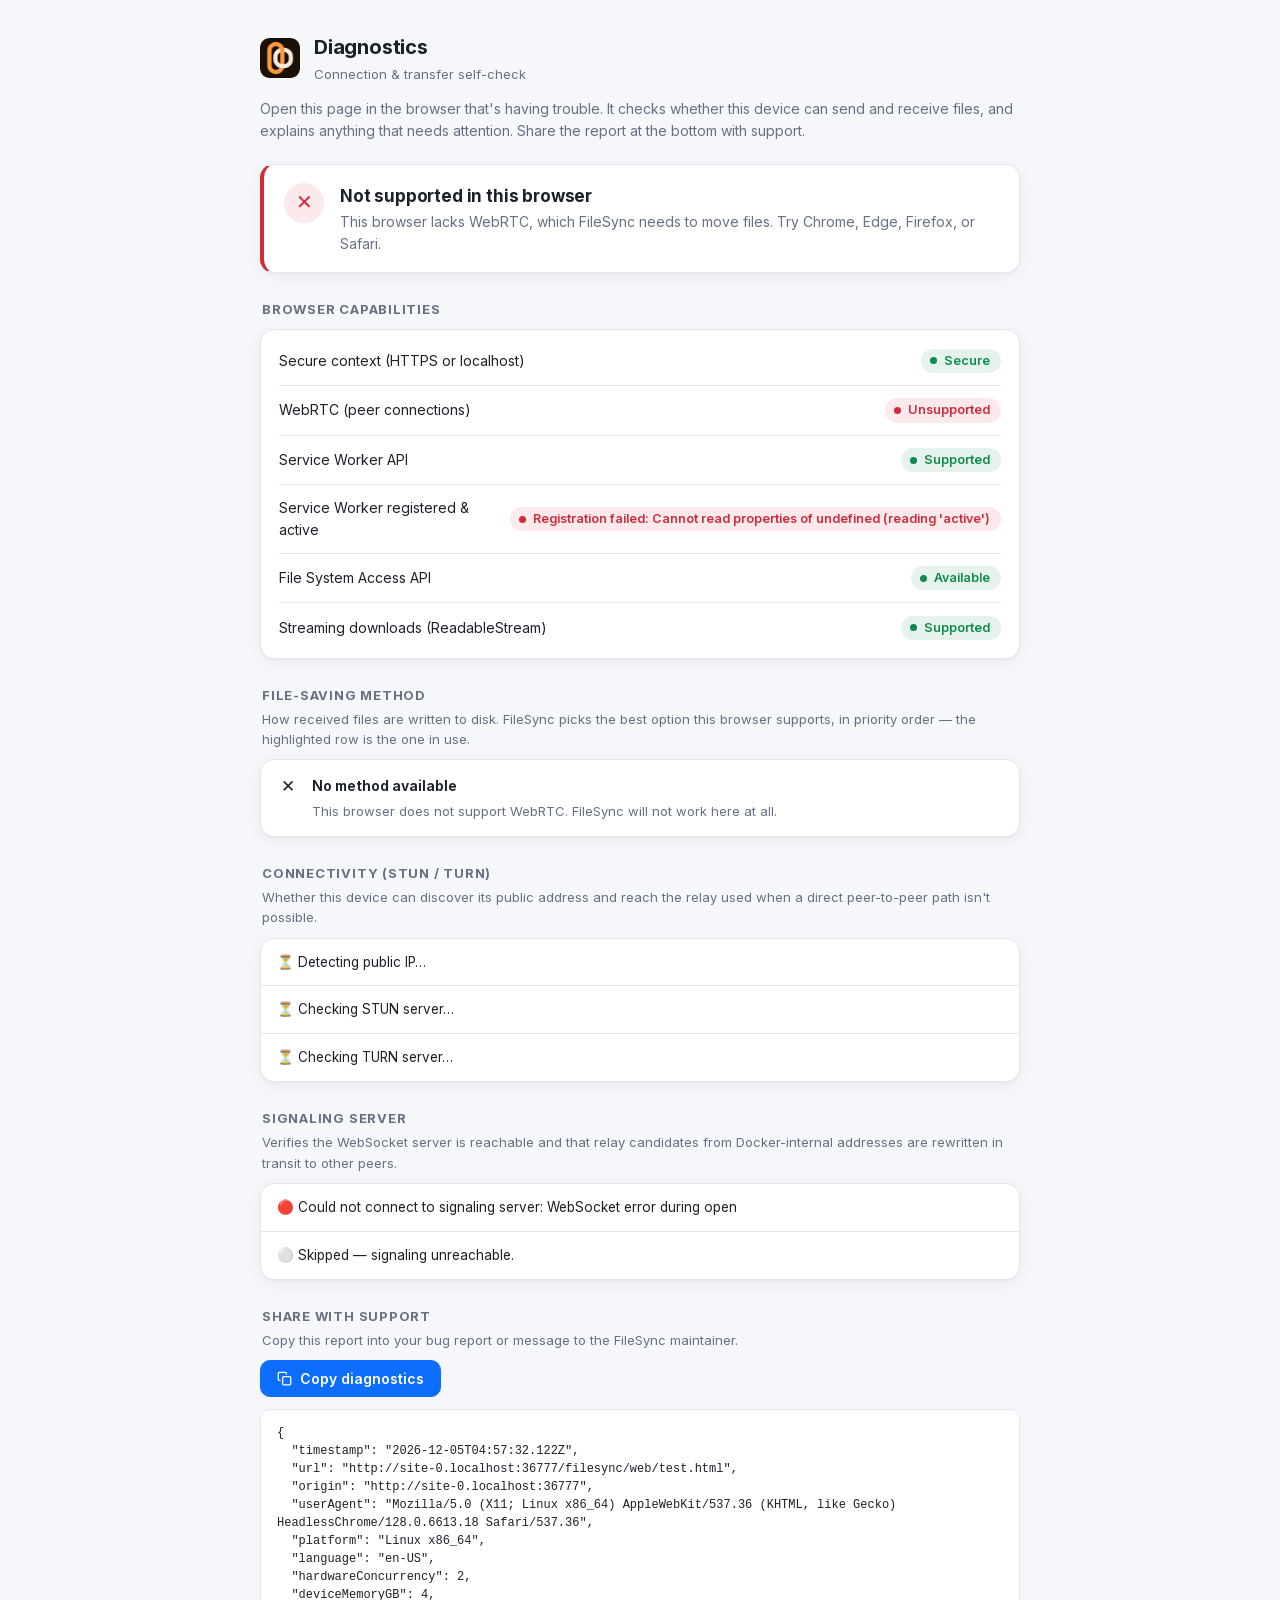
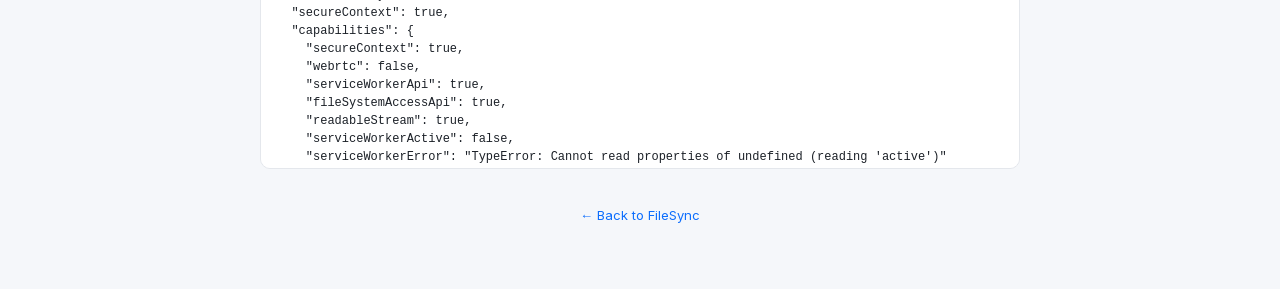
<file: filesync/web/test.html>
<!DOCTYPE html>
<html lang="en">
<head>
  <title>FileSync · Diagnostics</title>
  <meta charset="utf-8" />
  <meta http-equiv="X-UA-Compatible" content="IE=edge" />
  <meta name="viewport" content="width=device-width, initial-scale=1.0" />
  <meta name="robots" content="noindex" />
  <link rel="icon" type="image/png" href="assets/icon.png" />
  <style>
    /* Self-hosted Inter so the page renders identically offline / when the CDN is blocked.
       This page is deliberately dependency-free: no bundler, no app modules — it must work
       even when the rest of FileSync is broken. */
    @font-face {
      font-family: 'Inter'; font-style: normal; font-weight: 100 900; font-display: swap;
      src: url('assets/fonts/inter-latin.woff2') format('woff2');
      unicode-range: U+0000-00FF, U+0131, U+0152-0153, U+02BB-02BC, U+02C6, U+02DA, U+02DC, U+0304, U+0308, U+0329, U+2000-206F, U+20AC, U+2122, U+2191, U+2193, U+2212, U+2215, U+FEFF, U+FFFD;
    }
    @font-face {
      font-family: 'Inter'; font-style: normal; font-weight: 100 900; font-display: swap;
      src: url('assets/fonts/inter-latin-ext.woff2') format('woff2');
      unicode-range: U+0100-02BA, U+02BD-02C5, U+02C7-02CC, U+02CE-02D7, U+02DD-02FF, U+0304, U+0308, U+0329, U+1D00-1DBF, U+1E00-1E9F, U+1EF2-1EFF, U+2020, U+20A0-20AB, U+20AD-20C0, U+2113, U+2C60-2C7F, U+A720-A7FF;
    }

    :root {
      --bg: #f5f7fa;
      --surface: #ffffff;
      --surface-2: #f1f3f5;
      --border: #e4e7ec;
      --border-strong: #d4d9e0;
      --text: #1c2128;
      --muted: #677082;
      --accent: #0d6efd;
      --accent-contrast: #ffffff;
      --ok: #0f8a4d; --ok-bg: rgba(15, 138, 77, 0.10);
      --warn: #9a6207; --warn-bg: rgba(214, 138, 18, 0.14);
      --bad: #d12b3b; --bad-bg: rgba(209, 43, 59, 0.10);
      --mono: ui-monospace, SFMono-Regular, "SF Mono", Menlo, Consolas, monospace;
      --shadow: 0 1px 2px rgba(16, 24, 40, 0.04), 0 4px 16px rgba(16, 24, 40, 0.05);
      --radius: 14px;
      --radius-sm: 10px;
    }

    @media (prefers-color-scheme: dark) {
      :root {
        --bg: #0e1217;
        --surface: #161b22;
        --surface-2: #1d242d;
        --border: #2a313b;
        --border-strong: #38414d;
        --text: #e6e9ee;
        --muted: #98a2b3;
        --accent: #4d9bff;
        --accent-contrast: #0e1217;
        --ok: #3fb950; --ok-bg: rgba(63, 185, 80, 0.14);
        --warn: #e3a008; --warn-bg: rgba(227, 160, 8, 0.14);
        --bad: #f85149; --bad-bg: rgba(248, 81, 73, 0.14);
        --shadow: none;
      }
    }

    * { box-sizing: border-box; }
    html { -webkit-text-size-adjust: 100%; }
    body {
      font-family: 'Inter', -apple-system, BlinkMacSystemFont, "Segoe UI", Roboto, sans-serif;
      background: var(--bg);
      color: var(--text);
      margin: 0;
      padding: 32px 20px 64px;
      line-height: 1.55;
      -webkit-font-smoothing: antialiased;
    }
    .wrap { max-width: 760px; margin: 0 auto; }

    /* ---- Header ---- */
    header.page { display: flex; align-items: center; gap: 14px; margin-bottom: 6px; }
    header.page img { width: 40px; height: 40px; border-radius: 9px; }
    header.page .titles h1 { font-size: 20px; font-weight: 700; margin: 0; letter-spacing: -0.01em; }
    header.page .titles p { margin: 1px 0 0; font-size: 13px; color: var(--muted); }
    .lead { font-size: 14px; color: var(--muted); margin: 14px 0 22px; }

    /* ---- Hero verdict ---- */
    .hero {
      display: flex; gap: 16px; align-items: flex-start;
      border: 1px solid var(--border); border-left-width: 4px;
      border-radius: var(--radius); background: var(--surface);
      padding: 18px 20px; margin-bottom: 26px; box-shadow: var(--shadow);
      transition: border-color .2s ease;
    }
    .hero-icon {
      flex-shrink: 0; width: 40px; height: 40px; border-radius: 50%;
      display: flex; align-items: center; justify-content: center; font-size: 20px;
    }
    .hero-title { font-size: 17px; font-weight: 700; margin: 0 0 2px; letter-spacing: -0.01em; }
    .hero-sub { font-size: 14px; color: var(--muted); margin: 0; }
    .hero--ok   { border-left-color: var(--ok); }
    .hero--warn { border-left-color: var(--warn); }
    .hero--bad  { border-left-color: var(--bad); }
    .hero--wait { border-left-color: var(--border-strong); }
    .hero--ok   .hero-icon { background: var(--ok-bg);   color: var(--ok); }
    .hero--warn .hero-icon { background: var(--warn-bg); color: var(--warn); }
    .hero--bad  .hero-icon { background: var(--bad-bg);  color: var(--bad); }
    .hero--wait .hero-icon { background: var(--surface-2); color: var(--muted); }

    /* ---- Sections / cards ---- */
    section { margin-bottom: 26px; }
    .section-head { margin: 0 0 10px; padding: 0 2px; }
    .section-head h2 { font-size: 13px; font-weight: 700; text-transform: uppercase; letter-spacing: 0.06em; color: var(--muted); margin: 0; }
    .section-head p { font-size: 13px; color: var(--muted); margin: 4px 0 0; }
    .card {
      background: var(--surface); border: 1px solid var(--border);
      border-radius: var(--radius); box-shadow: var(--shadow); overflow: hidden;
    }
    .card.pad { padding: 6px 18px; }

    /* ---- Capability rows ---- */
    .row {
      display: flex; align-items: center; justify-content: space-between; gap: 12px;
      padding: 12px 0; border-bottom: 1px solid var(--border); font-size: 14px;
    }
    .row:last-child { border-bottom: none; }
    .row > span:first-child { color: var(--text); }

    /* ---- Status pill ---- */
    .pill {
      display: inline-flex; align-items: center; gap: 7px;
      padding: 4px 11px 4px 9px; border-radius: 999px;
      font-size: 12.5px; font-weight: 600; white-space: nowrap; line-height: 1.3;
    }
    .pill::before { content: ''; width: 7px; height: 7px; border-radius: 50%; background: currentColor; }
    .pill.ok   { color: var(--ok);   background: var(--ok-bg); }
    .pill.bad  { color: var(--bad);  background: var(--bad-bg); }
    .pill.warn { color: var(--warn); background: var(--warn-bg); }
    .pill.wait { color: var(--muted); background: var(--surface-2); }
    .pill.wait::before { animation: pulse 1.2s ease-in-out infinite; }
    @keyframes pulse { 0%,100% { opacity: .35; } 50% { opacity: 1; } }

    /* ---- Status lines (ICE / signaling) ---- */
    .status-line {
      margin: 0; padding: 13px 16px; font-size: 13.5px;
      border-bottom: 1px solid var(--border); display: flex; gap: 9px; align-items: baseline;
    }
    .status-line:last-child { border-bottom: none; }
    .status-line code { font-family: var(--mono); font-size: 12.5px; background: var(--surface-2); padding: 1px 6px; border-radius: 5px; }
    .status-line strong { font-weight: 650; }

    /* ---- Sink tiers ---- */
    .tier { display: flex; gap: 13px; padding: 15px 16px; border-bottom: 1px solid var(--border); }
    .tier:last-child { border-bottom: none; }
    .tier.selected { background: var(--ok-bg); box-shadow: inset 3px 0 0 var(--ok); }
    .tier.unavailable { opacity: 0.5; }
    .tier-icon { font-size: 17px; line-height: 1.4; flex-shrink: 0; width: 22px; text-align: center; }
    .tier-body { flex: 1; min-width: 0; }
    .tier-title { font-size: 14px; font-weight: 650; display: flex; align-items: center; gap: 9px; flex-wrap: wrap; }
    .tier-tag { font-size: 10.5px; font-weight: 700; padding: 2px 8px; border-radius: 999px; letter-spacing: 0.04em; text-transform: uppercase; }
    .tier-tag.selected-tag { background: var(--ok); color: var(--accent-contrast); }
    .tier-tag.forced-tag   { background: var(--bad); color: #fff; }
    .tier-tag.fallback-tag { background: var(--warn); color: #fff; }
    .tier-desc { font-size: 13px; color: var(--muted); margin-top: 4px; }
    .tier-reason { font-size: 12px; color: var(--muted); margin-top: 5px; font-family: var(--mono); }
    .explain { font-size: 13px; color: var(--muted); margin-top: 10px; padding: 0 2px; }

    /* ---- Notice ---- */
    .notice {
      display: none; gap: 12px; align-items: flex-start;
      background: var(--warn-bg); border: 1px solid var(--warn);
      border-radius: var(--radius-sm); padding: 14px 16px; margin: 0 0 24px; font-size: 13.5px;
    }
    .notice .notice-icon { flex-shrink: 0; font-size: 16px; line-height: 1.4; }
    .notice code { font-family: var(--mono); font-size: 12.5px; background: rgba(0,0,0,0.06); padding: 1px 6px; border-radius: 5px; }
    @media (prefers-color-scheme: dark) { .notice code { background: rgba(255,255,255,0.08); } }

    /* ---- Share ---- */
    .share-bar { display: flex; align-items: center; gap: 12px; margin-bottom: 12px; flex-wrap: wrap; }
    button#copy-btn {
      display: inline-flex; align-items: center; gap: 8px;
      padding: 9px 16px; font-size: 14px; font-weight: 600; font-family: inherit;
      border-radius: var(--radius-sm); border: 1px solid var(--accent);
      background: var(--accent); color: var(--accent-contrast); cursor: pointer;
      transition: filter .15s ease, transform .05s ease;
    }
    button#copy-btn:hover { filter: brightness(1.06); }
    button#copy-btn:active { transform: translateY(1px); }
    #copy-status { font-size: 13px; color: var(--muted); }
    pre#diagnostics-json {
      background: var(--surface); border: 1px solid var(--border); border-radius: var(--radius-sm);
      padding: 14px 16px; font-size: 12px; line-height: 1.5; overflow-x: auto;
      white-space: pre-wrap; word-break: break-word; font-family: var(--mono);
      color: var(--text); margin: 0; max-height: 360px; overflow-y: auto;
    }

    /* ---- Footer ---- */
    footer.page { margin-top: 36px; text-align: center; font-size: 13px; color: var(--muted); }
    footer.page a { color: var(--accent); text-decoration: none; }
    footer.page a:hover { text-decoration: underline; }
  </style>
</head>

<body>
  <div class="wrap">
    <header class="page">
      <img src="assets/icon.png" alt="FileSync" />
      <div class="titles">
        <h1>Diagnostics</h1>
        <p>Connection &amp; transfer self-check</p>
      </div>
    </header>
    <p class="lead">Open this page in the browser that's having trouble. It checks whether this device can send and receive files, and explains anything that needs attention. Share the report at the bottom with support.</p>

    <div id="localhost-notice" class="notice">
      <div class="notice-icon">⚠️</div>
      <div>
        <strong>You're testing from <code>localhost</code>.</strong>
        The STUN/TURN results below are <strong>not representative</strong> of what your users will see —
        some browsers (notably Firefox) restrict ICE gathering for loopback addresses as a privacy
        measure. This is intended browser behavior, not a FileSync bug.
        <br><br>
        To check what your users actually experience, open this page at the same address they use —
        your LAN IP (e.g. <code>http://192.168.x.x/test.html</code>) or your domain. The
        <strong>Signaling server</strong> probe below is authoritative from any URL.
      </div>
    </div>

    <!-- Overall verdict -->
    <div id="overall-status" class="hero hero--wait">
      <div class="hero-icon" id="overall-icon">⏳</div>
      <div>
        <p class="hero-title" id="overall-title">Running diagnostics…</p>
        <p class="hero-sub" id="overall-sub">Checking this browser's transfer capabilities.</p>
      </div>
    </div>

    <!-- Capabilities -->
    <section>
      <div class="section-head"><h2>Browser capabilities</h2></div>
      <div class="card pad">
        <div class="row"><span>Secure context (HTTPS or localhost)</span><span id="cap-secure"></span></div>
        <div class="row"><span>WebRTC (peer connections)</span><span id="cap-webrtc"></span></div>
        <div class="row"><span>Service Worker API</span><span id="cap-sw-api"></span></div>
        <div class="row"><span>Service Worker registered &amp; active</span><span id="cap-sw-active"></span></div>
        <div class="row"><span>File System Access API</span><span id="cap-fs"></span></div>
        <div class="row"><span>Streaming downloads (ReadableStream)</span><span id="cap-streams"></span></div>
      </div>
    </section>

    <!-- Sink -->
    <section>
      <div class="section-head">
        <h2>File-saving method</h2>
        <p>How received files are written to disk. FileSync picks the best option this browser supports, in priority order — the highlighted row is the one in use.</p>
      </div>
      <div class="card" id="sink-tier-list"></div>
      <div class="explain" id="sink-explain"></div>
    </section>

    <!-- Connectivity -->
    <section>
      <div class="section-head">
        <h2>Connectivity (STUN / TURN)</h2>
        <p>Whether this device can discover its public address and reach the relay used when a direct peer-to-peer path isn't possible.</p>
      </div>
      <div class="card">
        <p id="ip" class="status-line">⏳ Detecting public IP…</p>
        <p id="stun" class="status-line">⏳ Checking STUN server…</p>
        <p id="turn" class="status-line">⏳ Checking TURN server…</p>
      </div>
      <div class="explain" id="err"></div>
    </section>

    <!-- Signaling -->
    <section>
      <div class="section-head">
        <h2>Signaling server</h2>
        <p>Verifies the WebSocket server is reachable and that relay candidates from Docker-internal addresses are rewritten in transit to other peers.</p>
      </div>
      <div class="card">
        <p id="signal-ws" class="status-line">⏳ Connecting to signaling server…</p>
        <p id="signal-rewrite" class="status-line">⏳ Testing ICE candidate rewriting…</p>
      </div>
    </section>

    <!-- Share -->
    <section>
      <div class="section-head">
        <h2>Share with support</h2>
        <p>Copy this report into your bug report or message to the FileSync maintainer.</p>
      </div>
      <div class="share-bar">
        <button id="copy-btn" type="button">
          <svg width="15" height="15" viewBox="0 0 24 24" fill="none" stroke="currentColor" stroke-width="2" stroke-linecap="round" stroke-linejoin="round" aria-hidden="true"><rect x="9" y="9" width="13" height="13" rx="2" ry="2"></rect><path d="M5 15H4a2 2 0 0 1-2-2V4a2 2 0 0 1 2-2h9a2 2 0 0 1 2 2v1"></path></svg>
          Copy diagnostics
        </button>
        <span id="copy-status"></span>
      </div>
      <pre id="diagnostics-json">Generating…</pre>
    </section>

    <footer class="page">
      <a href="/">← Back to FileSync</a>
    </footer>
  </div>

  <script src="js/test-diagnostics.js"></script>

</body>
</html>
</file>
<file: shared/base.css>
/* Shared design tokens + primitives for the PC pages, the phone remote and the Android guide.
   Warm-tinted neutrals (a dim living room), one amber accent, one typeface, flat surfaces. */
@font-face { font-family:"Bricolage Grotesque"; src:url(font.woff2) format("woff2"); font-weight:400 800; font-display:swap; }

/* Theme: dark is the default. `data-theme="light|dark"` on <html> (set from the user's Settings)
   wins; with no attribute the phone's own light/dark setting decides. */
:root, :root[data-theme="dark"] {
  --bg:#15110e; --surface:#1f1a16; --surface-2:#2a231d; --line:#372e26;
  --ink:#f5ebdd; --ink-dim:#b3a594; --accent:#ff9a3c; --accent-text:#ff9a3c; --on-accent:#1b1006;
  --good:#86d9a6; --bad:#ff8a7a;
  --ease:cubic-bezier(.2,.8,.2,1);
  --font:"Bricolage Grotesque",ui-rounded,"Segoe UI Variable Display","Trebuchet MS",sans-serif;
  color-scheme:dark;
}
@media (prefers-color-scheme:light) {
  :root:not([data-theme]) { --bg:#f7f1e8; --surface:#fffaf2; --surface-2:#efe6d8; --line:#e0d3c0;
          --ink:#241c14; --ink-dim:#6c6050; --accent:#e8710a; --accent-text:#a04a00; --good:#17703f; --bad:#b0352a; color-scheme:light; }
}
:root[data-theme="light"] { --bg:#f7f1e8; --surface:#fffaf2; --surface-2:#efe6d8; --line:#e0d3c0;
          --ink:#241c14; --ink-dim:#6c6050; --accent:#e8710a; --accent-text:#a04a00; --good:#17703f; --bad:#b0352a; color-scheme:light; }
[hidden] { display:none !important; }
* { box-sizing:border-box; -webkit-tap-highlight-color:transparent; }
html { -webkit-text-size-adjust:100%; }
body { margin:0; background:var(--bg); color:var(--ink); font:400 16px/1.5 var(--font); font-optical-sizing:auto; }
h1,h2,h3 { font-weight:700; letter-spacing:-.02em; line-height:1.1; margin:0; text-wrap:balance; }
p { text-wrap:pretty; }
a { color:var(--accent-text); text-underline-offset:3px; }
svg.i { width:1em; height:1em; fill:currentColor; display:block; }
.kicker { font-size:12px; font-weight:600; letter-spacing:.12em; text-transform:uppercase; color:var(--ink-dim); }
.dim { color:var(--ink-dim); }

.btn { font:600 16px var(--font); border:0; border-radius:14px; padding:13px 20px; background:var(--surface-2); color:var(--ink);
       cursor:pointer; transition:transform .12s var(--ease), background .15s var(--ease); text-decoration:none; display:inline-flex; align-items:center; gap:8px; }
.btn:active { transform:scale(.97); }
.btn.primary { background:var(--accent); color:var(--on-accent); }

/* Equalizer glyph: animates only while something plays. */
.eq { display:inline-flex; gap:2px; align-items:flex-end; height:14px; }
.eq i { width:3px; height:30%; background:var(--accent); border-radius:1px; }
.eq.on i { animation:eq 1s var(--ease) infinite alternate; }
.eq.on i:nth-child(2) { animation-delay:-.3s; } .eq.on i:nth-child(3) { animation-delay:-.6s; } .eq.on i:nth-child(4) { animation-delay:-.15s; }
@keyframes eq { from { height:25%; } to { height:100%; } }
@media (prefers-reduced-motion:reduce) { .eq.on i { animation:none; height:70%; } * { transition:none !important; } }
</file>
<file: shared/pad.css>
/* Touchpad + keyboard. Uses the tokens from base.css. */
.pad { display:flex; flex-direction:column; gap:10px; height:100%; min-height:0; }
.pad-surface { flex:1; min-height:160px; border-radius:24px; background:var(--surface); position:relative; touch-action:none; user-select:none; -webkit-user-select:none; overflow:hidden; }
.pad-surface .hint { position:absolute; inset:0; display:grid; place-content:center; text-align:center; color:var(--ink-dim); font-size:14px; line-height:1.6; padding:20px; pointer-events:none; transition:opacity .4s var(--ease); }
.pad-surface.used .hint { opacity:0; }
.pad-surface.scrolling { background:var(--surface-2); }
.pad-row { display:flex; gap:8px; }
.pad-row > * { flex:1; min-width:0; }
.pad-row > .primary { flex:2.4; white-space:nowrap; }
.pad button { font:600 15px var(--font); border:0; border-radius:16px; background:var(--surface); color:var(--ink); min-height:50px; padding:0 6px; touch-action:manipulation; transition:transform .12s var(--ease), background .15s var(--ease); user-select:none; -webkit-user-select:none; }
.pad button:active, .pad button.on { transform:scale(.96); background:var(--surface-2); }
.pad button.mouse { min-height:58px; font-size:16px; }
.pad button.primary { background:var(--accent); color:var(--on-accent); }
.pad button.mod.on { background:var(--accent); color:var(--on-accent); }
.pad button.small { font-size:13px; min-height:44px; }
.pad-more { display:none; flex-direction:column; gap:8px; }
.pad-more.open { display:flex; }
.pad-kb { position:absolute; left:0; bottom:0; width:1px; height:1px; opacity:.01; border:0; padding:0; font-size:16px; background:transparent; color:transparent; caret-color:transparent; }
.pad-note { color:var(--ink-dim); font-size:12px; text-align:center; min-height:1.2em; }
.pad svg { width:1.3em; height:1.3em; fill:currentColor; vertical-align:-.3em; }

.ripple { position:absolute; width:12px; height:12px; margin:-6px 0 0 -6px; border-radius:50%; background:var(--accent); opacity:.5; pointer-events:none; animation:rip .45s var(--ease) forwards; }
@keyframes rip { to { transform:scale(6); opacity:0; } }
@media (prefers-reduced-motion:reduce) { .ripple { animation:none; opacity:0; } }
</file>
<file: site/site.css>
/* Lanyard website. One motif (the two interlocked loops) at several scales; warm neutrals; one amber accent.
   Tokens match the apps (shared/base.css). Self-hosted type, no external requests. */
@font-face { font-family: "Bricolage Grotesque"; src: url(assets/bricolage.woff2) format("woff2"); font-weight: 400 800; font-display: swap; }

:root {
  --bg: #15110e; --field: #1f1a16; --field-2: #2a231d; --line: #3a3027;
  --ink: #f5ebdd; --muted: #c9bba8; --accent: #ff9a3c; --accent-ink: #1b1006; --cream: #f6ead8; --bone: #f6ead8; --dark: #1f1a16; --dark-2: #2a231d; --dark-ink: #f5ebdd; --dark-muted: #cbbda9; --brown: #3b2a1a;
  --accent-text: #ff9a3c; --good: #86d9a6; --bad: #ff8a7a; --focus: #ffd29b;
  --ease: cubic-bezier(.16, 1, .3, 1);
  --font: "Bricolage Grotesque", ui-rounded, "Segoe UI Variable Display", "Trebuchet MS", sans-serif;
  --radius: 18px; --margin: clamp(16px, 4.2vw, 56px);
  --step-small: clamp(.8125rem, .79rem + .1vw, .875rem);
  --step-body: clamp(1.0625rem, 1rem + .25vw, 1.1875rem);
  --step-lead: clamp(1.25rem, 1.1rem + .7vw, 1.625rem);
  --step-head: clamp(2.1rem, 1.3rem + 3.2vw, 4.25rem);
  color-scheme: dark;
}
@media (prefers-color-scheme: light) {
  :root { --bg: #f3f0ea; --field: #faf8f4; --field-2: #e7e2d9; --line: #d6cfc2; --ink: #211a13; --muted: #4f463a;
          --accent: #ff9a3c; --accent-ink: #1b1006; --bone: #e4ded2; --accent-text: #9a4600; --good: #17703f; --bad: #b0352a; --focus: #a04a00; color-scheme: light; }
}
* { box-sizing: border-box; }
html { -webkit-text-size-adjust: 100%; scroll-behavior: smooth; }
body { margin: 0; background: var(--bg); color: var(--ink); font: 400 var(--step-body)/1.5 var(--font); font-optical-sizing: auto; overflow-x: hidden; }
::selection { background: var(--accent); color: var(--accent-ink); }
a { color: inherit; text-underline-offset: .22em; text-decoration-thickness: 1px; }
a:hover { text-decoration-thickness: 2px; }
:focus-visible { outline: 3px solid var(--focus); outline-offset: 3px; border-radius: 6px; }
h1, h2, h3 { margin: 0; font-weight: 700; letter-spacing: -.025em; line-height: 1.04; text-wrap: balance; }
p { margin: 0; text-wrap: pretty; max-width: 62ch; }
img, svg { display: block; max-width: 100%; }
[hidden] { display: none !important; }
.sr { position: absolute; width: 1px; height: 1px; overflow: hidden; clip: rect(0 0 0 0); white-space: nowrap; }
.skip { position: absolute; left: 12px; top: -60px; background: var(--accent); color: var(--accent-ink); padding: 10px 16px; border-radius: 12px; font-weight: 700; z-index: 20; }
.skip:focus { top: 12px; }

/* ---- the one button shape: a pill made of the loop's rounded geometry ---- */
.btn { display: inline-flex; align-items: center; justify-content: center; gap: .6em; min-height: 56px; padding: 0 28px; border-radius: 999px; border: 2px solid transparent;
       font: 700 1.0625rem/1 var(--font); text-decoration: none; cursor: pointer; background: var(--field-2); color: var(--ink);
       transition: transform .18s var(--ease), background .2s var(--ease), box-shadow .2s var(--ease); }
.btn:hover { transform: translateY(-2px); text-decoration: none; }
.btn:active { transform: translateY(0) scale(.98); }
.btn.primary { background: var(--accent); color: var(--accent-ink); }
.btn.primary:hover { box-shadow: 0 10px 28px -10px color-mix(in oklab, var(--accent) 70%, transparent); }
.btn.line { background: transparent; border-color: var(--line); }
.btn svg { width: 1.2em; height: 1.2em; fill: currentColor; }

/* ---- header ---- */
.top { position: absolute; z-index: 10; inset: 0 0 auto 0; display: flex; align-items: center; justify-content: space-between; padding: 18px var(--margin); }
.brand { display: inline-flex; align-items: center; gap: 12px; text-decoration: none; font-weight: 800; font-size: 1.375rem; letter-spacing: -.02em; }
.brand img { width: 40px; height: 40px; }
.top nav { display: flex; gap: clamp(14px, 3vw, 32px); font-weight: 600; font-size: 1rem; }
.top nav a { text-decoration: none; padding: 10px 2px; }
.top nav a:hover { text-decoration: underline; }
@media (max-width: 620px) { .top nav a:not(.keep) { display: none; } }

/* ---- hero: the loops, enormous and cropped by the viewport ---- */
.hero { position: relative; min-height: min(100svh, 980px); padding: 132px var(--margin) 72px; display: grid; align-content: center; overflow: hidden; isolation: isolate; }
.hero .loops { position: absolute; z-index: -1; right: -7vw; top: 56%; width: min(94vh, 78vw); height: auto; translate: 0 -50%; }
.hero .loops g { transform-origin: 50% 50%; animation: drift 14s var(--ease) infinite alternate; }
@keyframes drift { from { transform: rotate(-2deg) scale(1); } to { transform: rotate(2.5deg) scale(1.025); } }
.hero h1 { font-size: clamp(3rem, 1rem + 6.6vw, 6.6rem); letter-spacing: -.035em; max-width: 6.7em; }
.hero h1 span { color: var(--accent-text); }
.hero .lead { margin-top: 26px; font-size: var(--step-lead); max-width: min(27em, 100%); color: var(--ink); }
@media (min-width: 901px) { .hero .lead, .hero .fine { max-width: min(27em, 48vw); } }
.actions { display: flex; flex-wrap: wrap; gap: 12px; margin-top: 34px; }
.hero .fine { margin-top: 18px; font-size: var(--step-small); color: var(--muted); }
.hero .peek { position: absolute; right: var(--margin); bottom: 42px; width: min(330px, 78vw); }
@media (max-width: 900px) { .hero .peek { display: none; } .hero .loops { right: -42vw; top: 62%; width: 138vw; opacity: .42; } .hero { align-content: end; padding-bottom: 56px; } }

/* ---- product fragments (built in HTML, real labels) ---- */
[data-ui] { font-size: 16px; line-height: 1.35; color: var(--ink); }
.ui-card { background: var(--field); border-radius: var(--radius); padding: 18px; box-shadow: 0 24px 50px -24px rgba(0, 0, 0, .55); }
.ui-row { display: flex; align-items: center; gap: 10px; }
.ui-title { font-weight: 700; font-size: 1.125em; letter-spacing: -.01em; }
.ui-sub { color: var(--muted); font-size: .875em; }
.ui-bar { height: 6px; border-radius: 6px; background: var(--field-2); overflow: hidden; margin: 12px 0 8px; }
.ui-bar i { display: block; height: 100%; width: 46%; background: var(--accent); border-radius: 6px; }
.ui-keys { display: flex; justify-content: space-between; align-items: center; margin-top: 14px; }
.ui-key { width: 46px; height: 46px; border-radius: 50%; background: var(--field-2); display: grid; place-items: center; }
.ui-key.main { width: 62px; height: 62px; background: var(--accent); color: var(--accent-ink); }
.ui-key svg { width: 46%; height: 46%; fill: currentColor; }
.ui-pill { display: inline-flex; align-items: center; justify-content: center; min-height: 38px; padding: 0 16px; border-radius: 999px; background: var(--accent); color: var(--accent-ink); font-weight: 700; font-size: .9375em; }
.ui-pill.quiet { background: var(--field-2); color: inherit; }

/* ---- sections ---- */
section { position: relative; }
.wrap { padding: clamp(72px, 11vw, 150px) var(--margin) 0; }
.section-head { max-width: 15em; font-size: var(--step-head); margin-bottom: clamp(28px, 4vw, 52px); }

/* how it works: four flat fields, side by side */
.strip { display: grid; grid-template-columns: repeat(4, 1fr); margin-top: clamp(56px, 8vw, 110px); }
.field { min-height: min(84svh, 760px); padding: clamp(20px, 2.4vw, 36px); display: flex; flex-direction: column; justify-content: space-between; gap: 28px; }
.field:nth-child(1) { background: var(--accent); color: var(--accent-ink); }
.field:nth-child(2) { background: var(--bone); color: #1b1006; }
.field:nth-child(3) { background: var(--brown); color: var(--dark-ink); }
.field:nth-child(4) { background: var(--dark-2); color: var(--dark-ink); }
.field h3 { font-size: clamp(1.4rem, 1.1rem + 1vw, 2rem); line-height: 1.08; letter-spacing: -.02em; max-width: 10em; }
.field .copy p { margin-top: 10px; font-size: 1.0625rem; max-width: 18em; }
.field .stage { display: grid; place-items: center; flex: 1; }
.field [data-ui] { width: min(100%, 270px); transition: transform .3s var(--ease); }
.field:hover [data-ui] { transform: translateY(-8px); }
.field .ui-card { background: #fffdf8; color: #211a13; --muted: #5a4f41; --field-2: #ece5d8; }
.field:nth-child(3) .ui-card, .field:nth-child(4) .ui-card { background: var(--dark); color: var(--dark-ink); --muted: var(--dark-muted); --field-2: var(--dark-2); }
.strip-lead { max-width: 28em; font-size: var(--step-lead); margin-top: 18px; }
@media (max-width: 900px) { .strip { grid-template-columns: 1fr; } .field { min-height: 0; } .field .stage { justify-items: start; } }

/* features: a board of close-ups */
.board { display: grid; grid-template-columns: repeat(12, 1fr); grid-auto-rows: 104px; gap: 8px; padding: 0 var(--margin); margin-top: clamp(28px, 4vw, 52px); }
.tile { position: relative; overflow: hidden; border-radius: var(--radius); padding: 20px; display: flex; flex-direction: column; justify-content: flex-end; background: var(--field); isolation: isolate; }
.tile h3 { font-size: 1.125rem; letter-spacing: -.01em; }
.tile p { font-size: .9375rem; color: inherit; max-width: 28ch; margin-top: 2px; }
.t-remote { grid-area: 1 / 1 / 4 / 7; background: var(--accent); color: var(--accent-ink); }
.t-title { grid-area: 1 / 7 / 3 / 13; background: transparent; padding: 0; justify-content: flex-start; }
.t-title h2 { font-size: clamp(2.2rem, 1.4rem + 3.4vw, 4.4rem); }
.t-files { grid-area: 3 / 7 / 5 / 13; background: var(--brown); color: var(--dark-ink); }
.t-files .ui-card { background: var(--dark); color: var(--dark-ink); --muted: var(--dark-muted); --field-2: var(--dark-2); }
.t-pad { grid-area: 4 / 1 / 7 / 4; background: var(--bone); color: #1b1006; }
.t-bt { grid-area: 4 / 4 / 7 / 7; background: var(--dark-2); color: var(--dark-ink); }
.t-private { grid-area: 5 / 7 / 7 / 10; background: var(--bone); color: #1b1006; }
.t-account { grid-area: 5 / 10 / 7 / 13; background: var(--accent); color: var(--accent-ink); }
.big { position: absolute; z-index: -1; pointer-events: none; }
.t-remote .big { right: -7%; top: -22%; width: 54%; }
.t-pad .big { left: 50%; top: 5%; height: 58%; width: auto; translate: -50% 0; }
.t-files .big { right: 2%; top: 16%; width: 52%; }
.t-bt .big { right: -4%; top: 4%; width: 46%; height: auto; opacity: .95; }
.t-private .big { right: -8%; top: -14%; width: 58%; height: auto; }
.t-account .big { right: -12%; top: -26%; width: 74%; height: auto; }
.chips { display: flex; flex-wrap: wrap; gap: 6px; }
.chip { padding: 5px 12px; border-radius: 999px; background: var(--field-2); font-weight: 650; font-size: .875rem; }
@media (max-width: 900px) {
  .board { grid-template-columns: repeat(2, 1fr); grid-auto-rows: 28vw; gap: 6px; }
  .t-remote { grid-area: auto; grid-column: span 2; grid-row: span 3; }
  .t-title { grid-area: auto; grid-column: span 2; grid-row: span 2; }
  .t-files { grid-area: auto; grid-column: span 2; grid-row: span 2; }
  .t-pad, .t-bt { grid-area: auto; grid-column: span 1; grid-row: span 3; }
  .t-private, .t-account { grid-area: auto; grid-column: span 1; grid-row: span 2; }
  .t-title { order: 1; } .t-remote { order: 2; } .t-pad { order: 3; } .t-bt { order: 4; } .t-files { order: 5; } .t-private { order: 6; } .t-account { order: 7; }
  .tile { padding: 16px; } .tile h3 { font-size: 1rem; } .tile p { font-size: .875rem; }
  .t-remote .big { width: 62%; top: -18%; } .t-files .big { width: 64%; right: -4%; top: 10%; }
}

/* downloads */
.dl { display: grid; gap: 10px; padding: 0 var(--margin); max-width: 1180px; }
.dl-row { display: grid; grid-template-columns: 56px 1fr auto; gap: 8px 18px; align-items: center; background: var(--field); border-radius: var(--radius); padding: 16px 20px; }
.dl-row[data-mine] { outline: 3px solid var(--accent); outline-offset: -3px; }
.dl-row .os { width: 56px; height: 56px; border-radius: 50%; background: var(--field-2); display: grid; place-items: center; }
.dl-row .os svg { width: 28px; height: 28px; fill: currentColor; }
.dl-row b { display: block; font-size: 1.1875rem; letter-spacing: -.01em; }
.dl-row .meta { font-size: var(--step-small); color: var(--muted); overflow-wrap: anywhere; }
.dl-row .soon { font-weight: 650; color: var(--muted); padding-right: 6px; }
@media (max-width: 640px) { .dl-row { grid-template-columns: 48px 1fr; } .dl-row .btn, .dl-row .soon { grid-column: 1 / -1; } .dl-row .os { width: 48px; height: 48px; } }
.dl-foot { padding: 14px var(--margin) 0; color: var(--muted); font-size: var(--step-small); }
.notes { padding: 28px var(--margin) 0; max-width: 1180px; }
.notes details { background: var(--field); border-radius: var(--radius); padding: 0 20px; margin-top: 8px; }
.notes summary { cursor: pointer; font-weight: 700; padding: 18px 0; list-style: none; display: flex; justify-content: space-between; gap: 16px; }
.notes summary::-webkit-details-marker { display: none; }
.notes summary::after { content: "+"; font-weight: 500; font-size: 1.4em; line-height: 1; }
.notes details[open] summary::after { content: "–"; }
.notes details p { color: var(--ink); padding: 0 0 18px; }
code { font-size: .92em; background: var(--field-2); padding: 1px 7px; border-radius: 7px; overflow-wrap: anywhere; }

/* privacy band */
.band { margin-top: clamp(72px, 11vw, 150px); background: var(--field-2); padding: clamp(48px, 7vw, 96px) var(--margin); display: grid; grid-template-columns: 1.1fr 1fr; gap: clamp(28px, 5vw, 80px); align-items: center; }
.band h2 { font-size: var(--step-head); }
.band ul { list-style: none; margin: 0; padding: 0; display: grid; gap: 16px; }
.band li { display: grid; grid-template-columns: 22px 1fr; gap: 14px; align-items: start; }
.band li::before { content: ""; width: 22px; height: 22px; margin-top: 4px; border-radius: 999px; background: var(--accent); }
.band li:nth-child(2)::before { border-radius: 8px; } .band li:nth-child(3)::before { border-radius: 999px 999px 8px 8px; }
.band li b { display: block; font-size: 1.1875rem; }
.band li span { color: var(--ink); }
@media (max-width: 800px) { .band { grid-template-columns: 1fr; } }

/* FAQ: index cards, one open at a time */
.faq { padding: 0 var(--margin); max-width: 920px; display: grid; }
.faq details { background: var(--field); border-radius: var(--radius); margin-top: -10px; position: relative; padding: 4px 22px; transition: background .2s var(--ease); }
.faq details:first-child { margin-top: 0; }
.faq details:nth-child(3n+2) { background: var(--field-2); }
.faq details:nth-child(3n+3) { background: color-mix(in oklab, var(--accent) 16%, var(--field)); }
.faq details[open] { z-index: 1; margin-top: 4px; margin-bottom: 14px; }
.faq summary { cursor: pointer; list-style: none; padding: 22px 0 22px; font-weight: 650; font-size: 1.25rem; letter-spacing: -.01em; display: flex; justify-content: space-between; gap: 18px; }
.faq summary::-webkit-details-marker { display: none; }
.faq summary::after { content: ""; flex: none; width: 14px; height: 14px; margin-top: 8px; border-right: 3px solid currentColor; border-bottom: 3px solid currentColor; rotate: 45deg; transition: rotate .25s var(--ease); }
.faq details[open] summary::after { rotate: 225deg; margin-top: 14px; }
.faq details p { padding: 0 0 24px; max-width: 54ch; color: var(--ink); }

/* closing call to action */
.close { margin-top: clamp(72px, 11vw, 150px); background: var(--accent); color: var(--accent-ink); padding: clamp(48px, 8vw, 110px) var(--margin); display: grid; grid-template-columns: 1fr 1fr; gap: 40px; align-items: end; min-height: min(80svh, 720px); }
.close h2 { font-size: clamp(3.2rem, 1.4rem + 7.2vw, 7rem); line-height: .93; letter-spacing: -.035em; }
.close p { margin-top: 22px; font-size: var(--step-lead); max-width: 22em; }
.close .btn.primary { background: var(--accent-ink); color: var(--cream); }
.close .btn.line { border-color: rgba(27, 16, 6, .35); }
@media (max-width: 800px) { .close { grid-template-columns: 1fr; min-height: 0; } }

/* footer: the mark, built large */
footer { padding: clamp(40px, 6vw, 80px) var(--margin) 28px; }
.mark-band { display: flex; align-items: flex-end; gap: 4px; height: clamp(150px, 30vw, 360px); }
.mark-band svg { height: 100%; width: auto; flex: none; }
.foot-links { display: grid; grid-template-columns: repeat(4, auto); justify-content: start; gap: 8px clamp(24px, 6vw, 80px); margin-top: 44px; font-size: 1rem; }
.foot-links a { text-decoration: none; padding: 6px 0; } .foot-links a:hover { text-decoration: underline; }
.foot-note { margin-top: 28px; display: flex; flex-wrap: wrap; gap: 8px 24px; justify-content: space-between; color: var(--muted); font-size: var(--step-small); }
@media (max-width: 700px) { .foot-links { grid-template-columns: repeat(2, auto); } }

/* motion: one entrance, from an already visible default */
.rise { transition: opacity .9s var(--ease), translate .9s var(--ease); }
.js .rise:not(.in) { opacity: 0; translate: 0 22px; }
@media (prefers-reduced-motion: reduce) { * { animation: none !important; transition: none !important; scroll-behavior: auto !important; } .js .rise:not(.in) { opacity: 1; translate: none; } }

/* privacy page */
.doc { max-width: 760px; padding: 120px var(--margin) 40px; margin: 0 auto; }
.doc h1 { font-size: clamp(2.2rem, 5vw, 3.4rem); margin-bottom: 14px; }
.doc h2 { font-size: 1.6rem; margin: 40px 0 12px; }
.doc ul { padding-left: 1.2em; } .doc li { margin: 8px 0; }
.doc .dim, .dim { color: var(--muted); }
.doc p.dim { margin-bottom: 14px; }

/* real screenshots of the product */
.shots { display: grid; grid-template-columns: 1.55fr 1fr; gap: 8px; padding: 0 var(--margin); margin-top: clamp(28px, 4vw, 52px); }
.shots figure { margin: 0; background: var(--field-2); border-radius: var(--radius); padding: clamp(14px, 2vw, 28px); display: flex; flex-direction: column; justify-content: space-between; gap: 18px; }
.shots img { width: 100%; height: auto; border-radius: 12px; }
.shots figcaption { max-width: 34ch; }
.shots figcaption b { display: block; font-size: 1.1875rem; letter-spacing: -.01em; }
.shots .tall { grid-row: span 2; align-items: center; } .shots .tall img { max-width: 300px; }
@media (max-width: 900px) { .shots { grid-template-columns: 1fr; } .shots .tall { grid-row: auto; align-items: stretch; } .shots .tall img { max-width: 260px; margin-inline: auto; } }

/* My devices (devices.html) */
.acct-form { display: grid; gap: 10px; max-width: 460px; margin: 14px 0 20px; }
.acct-form label { font-weight: 700; }
.acct-form input { font: inherit; color: var(--ink); background: var(--field); border: 2px solid var(--line); border-radius: 14px; padding: 14px 16px; min-height: 56px; }
.acct-form input:focus-visible { border-color: var(--focus); }
.acct-list { list-style: none; padding: 0; margin: 14px 0 22px; display: grid; gap: 12px; }
.acct-dev { display: flex; flex-wrap: wrap; gap: 12px; align-items: center; justify-content: space-between; background: var(--field); border: 1px solid var(--line); border-radius: var(--radius); padding: 16px 18px; }
.acct-dev.gone { opacity: .6; }
.acct-actions { display: flex; gap: 8px; }
.btn.small { min-height: 44px; padding: 0 18px; font-size: .95rem; }
.acct-code { font-size: clamp(1.8rem, 5vw, 2.6rem); font-weight: 800; letter-spacing: .12em; background: var(--field); border: 1px dashed var(--line); border-radius: var(--radius); padding: 16px 22px; display: inline-block; user-select: all; }
.acct-msg { margin-top: 18px; padding: 14px 18px; border-radius: 14px; background: var(--field-2); }
.acct-msg.bad { color: var(--bad); border: 1px solid var(--bad); background: transparent; }

/* Downloads page (downloads.html) */
.dl-page .dl { padding: 0; max-width: none; margin: 10px 0 8px; }
.dl-page .dl-row .sha { font-size: .78rem; overflow-wrap: anywhere; user-select: all; }
.dl-page .dl-row .meta a { text-decoration: underline; }
.dl-page .notes { padding: 0; margin-top: 8px; }
.dl-page .dl-row:target, .dl-page .dl-row:focus { outline: 3px solid var(--accent); outline-offset: -3px; }
.dl-page #dl-foot a { text-decoration: underline; }
.dl-page .dl-row .meta { display: block; margin-top: 2px; }
</file>
